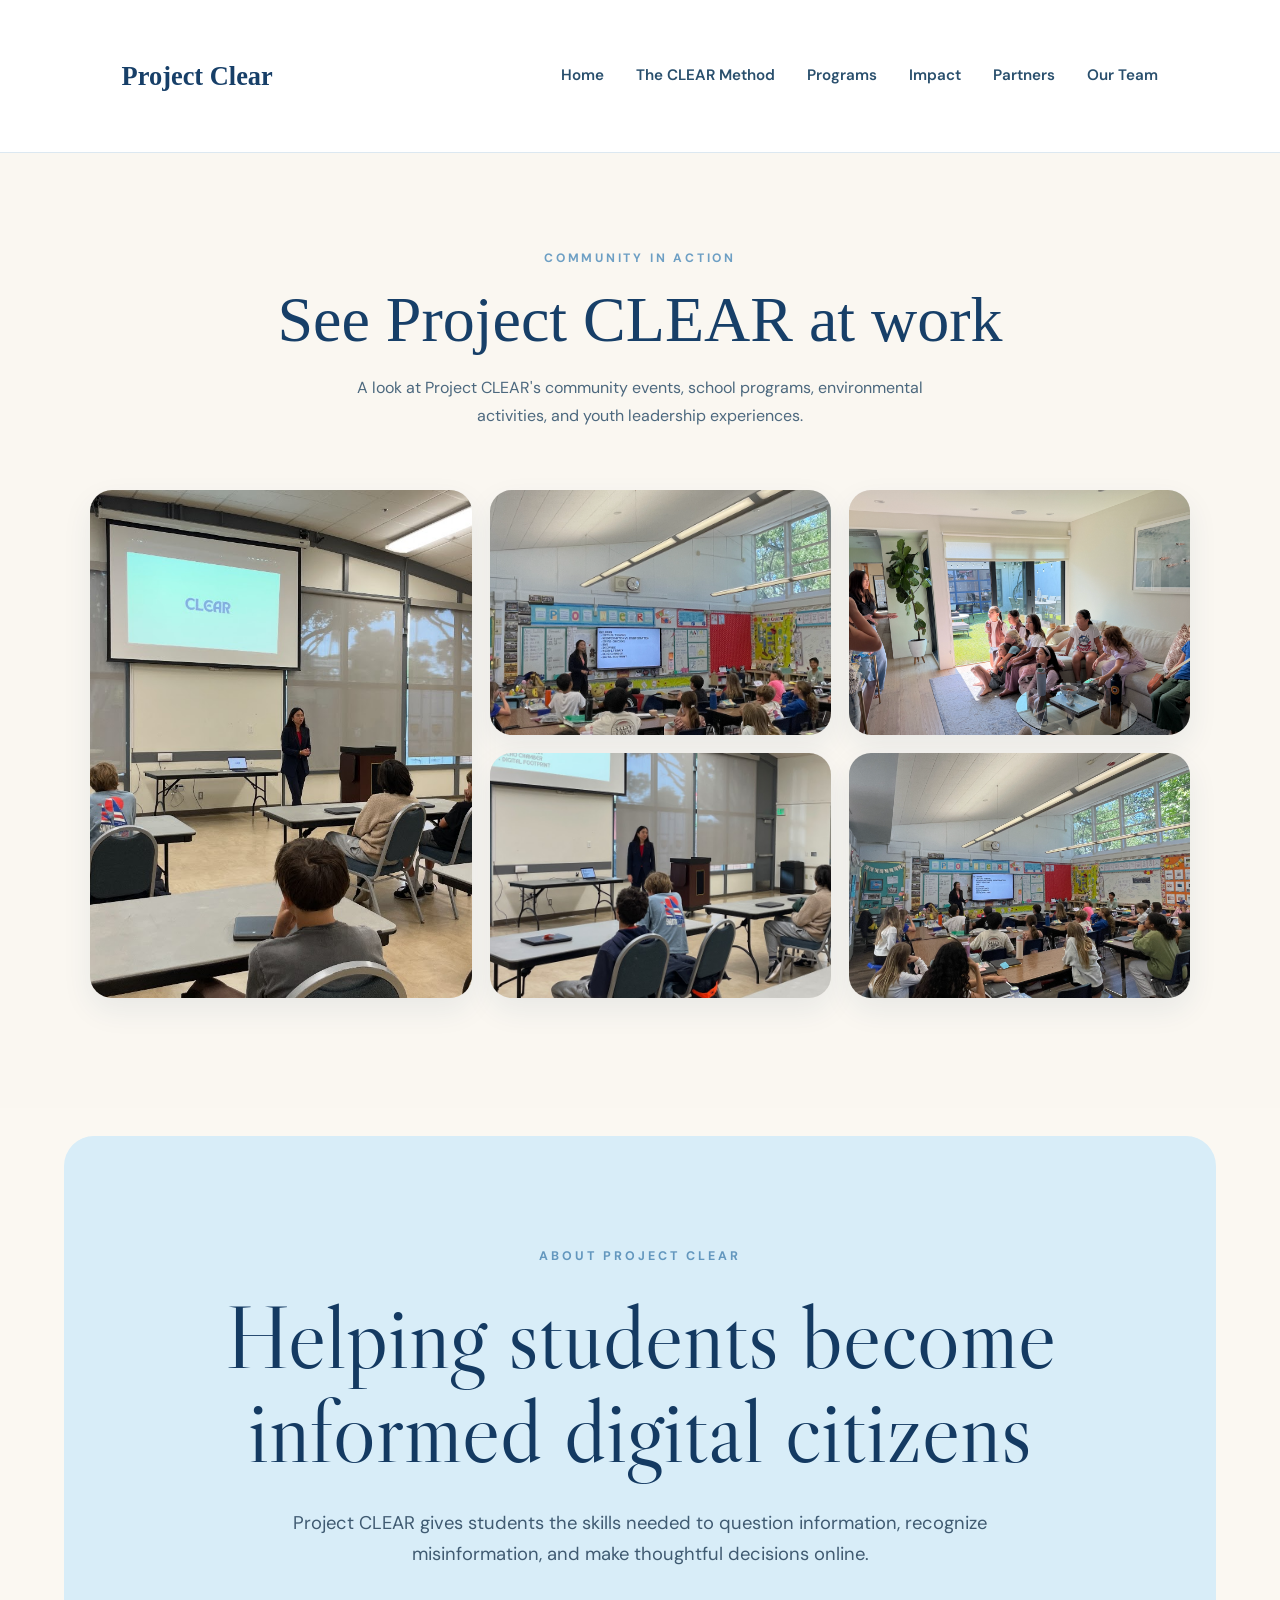
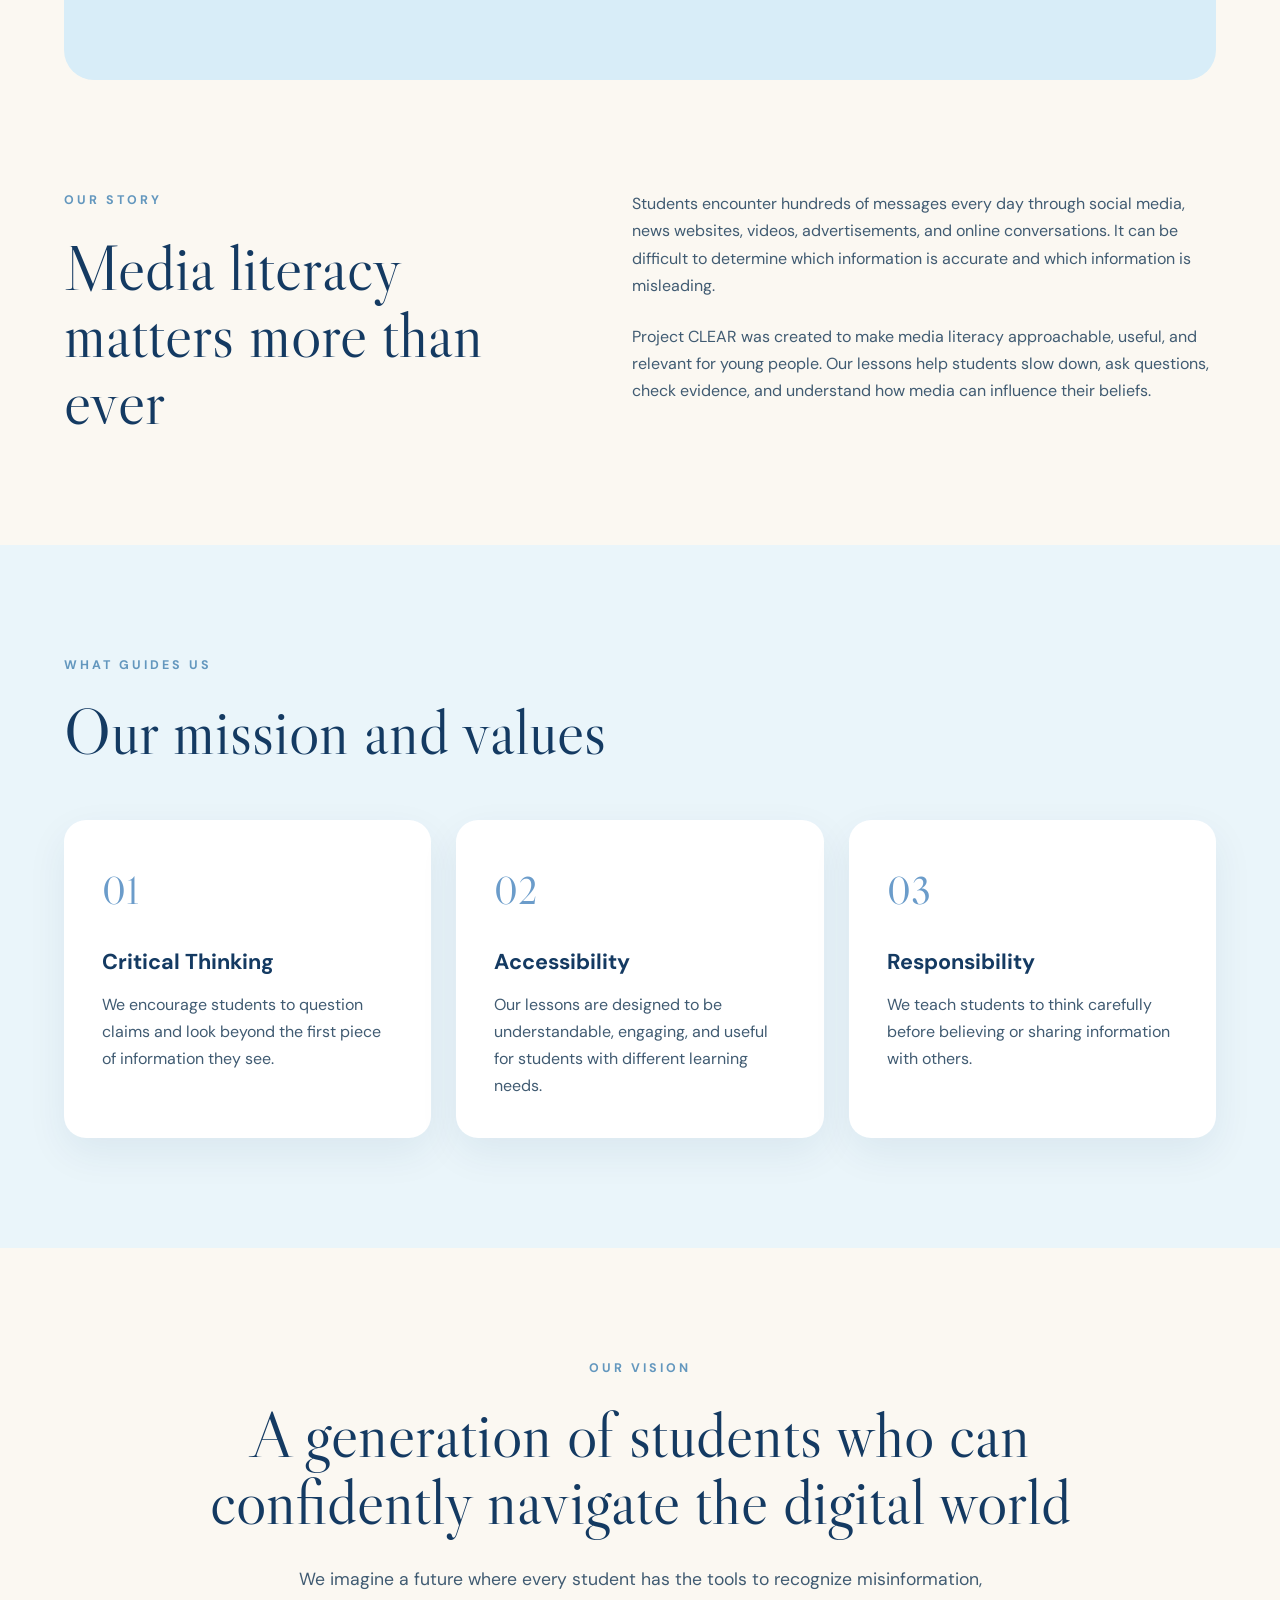
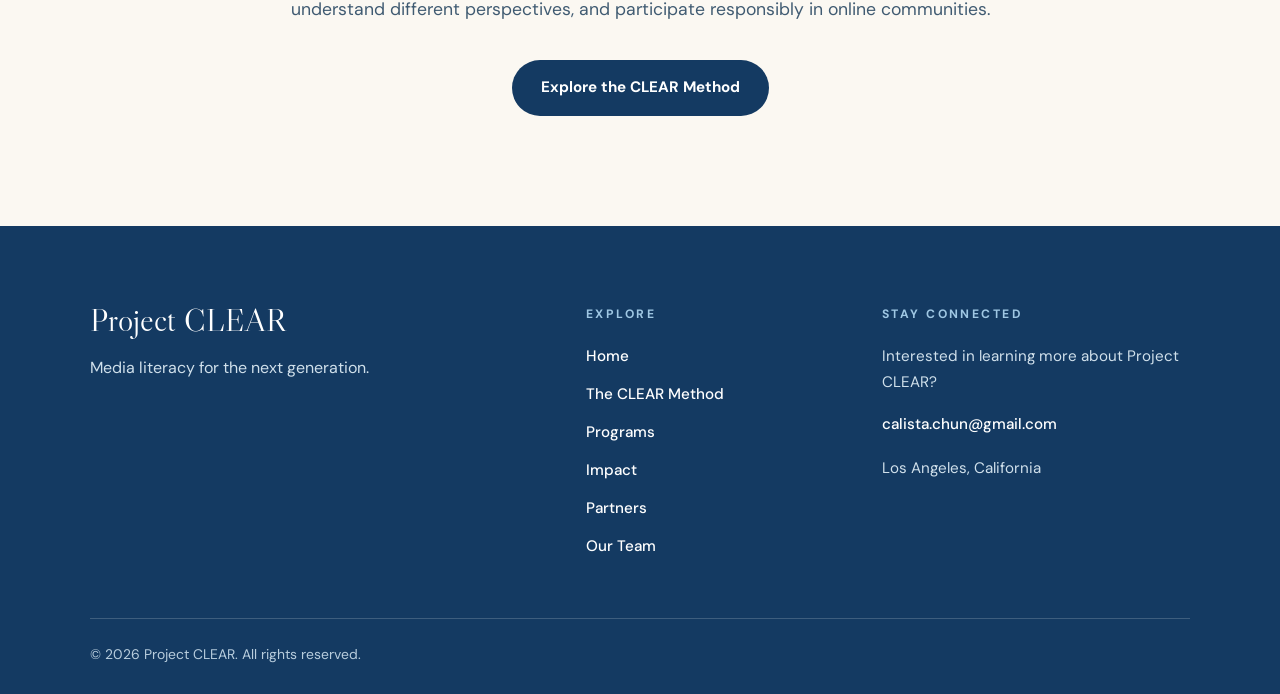
<file: index.html>
<!DOCTYPE html>
<html lang="en">
<head>
  <meta charset="UTF-8">
  <meta name="viewport" content="width=device-width, initial-scale=1.0">

  <title>About | Project CLEAR</title>

  <link rel="preconnect" href="https://fonts.googleapis.com">
  <link rel="preconnect" href="https://fonts.gstatic.com" crossorigin>

  <link
    href="https://fonts.googleapis.com/css2?family=DM+Sans:wght@400;500;600;700&family=Libre+Caslon+Display&display=swap"
    rel="stylesheet"
  >

 <link rel="stylesheet" href="style.css?v=2">
</head>

<body>

 <header class="site-header">
  <nav class="navbar">

    <a href="index.html" class="site-logo">
      Project Clear
    </a>

    <button
      class="menu-toggle"
      type="button"
      aria-label="Open navigation menu"
      aria-expanded="false"
      aria-controls="main-navigation"
    >
      <span></span>
      <span></span>
      <span></span>
    </button>

    <ul class="nav-links" id="main-navigation">
      <li><a href="index.html">Home</a></li>
      <li><a href="method.html">The CLEAR Method</a></li>
      <li><a href="programs.html">Programs</a></li>
      <li><a href="impact.html">Impact</a></li>
      <li><a href="partners.html">Partners</a></li>
      <li><a href="about.html">Our Team</a></li>
      </li>
    </ul>

  </nav>
</header>

  <main>
<section class="photo-shuffle-section">

  <div class="photo-shuffle-heading">
    <p class="section-label">COMMUNITY IN ACTION</p>

    <h2>See Project CLEAR at work</h2>

    <p>
      A look at Project CLEAR's community events, school programs,
      environmental activities, and youth leadership experiences.
    </p>
  </div>

  <div class="photo-shuffle-grid">

    <!-- Large left image -->
    <div class="shuffle-card shuffle-card-featured">

  <img
    class="shuffle-current"
    src="Images/manhattan1.png"
    alt="Project CLEAR event in Manhattan Beach"
  >

  <img
    class="shuffle-next"
    src="Images/manhattan2.png"
    alt=""
  >

</div>

    <!-- Top middle -->
    <div class="shuffle-card">
      <img
        class="shuffle-current"
        src="Images/pacific1.png"
        alt="Project CLEAR school program"
      >
      <img
        class="shuffle-next"
        src="Images/pacific2.png"
        alt=""
      >
    </div>

    <!-- Top right -->
    <div class="shuffle-card">
      <img
        class="shuffle-current"
        src="Images/troops1.png"
        alt="Project CLEAR Girl Scouts program"
      >
      <img
        class="shuffle-next"
        src="Images/troops2.png"
        alt=""
      >
    </div>

    <!-- Bottom middle -->
    <div class="shuffle-card">
      <img
        class="shuffle-current"
        src="Images/manhattan4.png"
        alt="Project CLEAR community event"
      >
      <img
        class="shuffle-next"
        src="Images/manhattan5.png"
        alt=""
      >
    </div>

    <!-- Bottom right -->
    <div class="shuffle-card">
      <img
        class="shuffle-current"
        src="Images/pacific3.png"
        alt="Project CLEAR student program"
      >
      <img
        class="shuffle-next"
        src="Images/pacific4.png"
        alt=""
      >
    </div>

  </div>

</section>
    <section class="page-hero">
      <p class="eyebrow">ABOUT PROJECT CLEAR</p>

      <h1>Helping students become informed digital citizens</h1>

      <p class="page-hero-text">
        Project CLEAR gives students the skills needed to question
        information, recognize misinformation, and make thoughtful
        decisions online.
      </p>
    </section>

    <section class="content-section two-column">

      <div>
        <p class="eyebrow">OUR STORY</p>

        <h2>Media literacy matters more than ever</h2>
      </div>

      <div>
        <p>
          Students encounter hundreds of messages every day through social
          media, news websites, videos, advertisements, and online
          conversations. It can be difficult to determine which information
          is accurate and which information is misleading.
        </p>

        <p>
          Project CLEAR was created to make media literacy approachable,
          useful, and relevant for young people. Our lessons help students
          slow down, ask questions, check evidence, and understand how media
          can influence their beliefs.
        </p>
      </div>

    </section>

    <section class="light-section">

      <div class="section-heading">
        <p class="eyebrow">WHAT GUIDES US</p>
        <h2>Our mission and values</h2>
      </div>

      <div class="card-grid three-columns">

        <article class="info-card">
          <span class="card-number">01</span>
          <h3>Critical Thinking</h3>
          <p>
            We encourage students to question claims and look beyond the
            first piece of information they see.
          </p>
        </article>

        <article class="info-card">
          <span class="card-number">02</span>
          <h3>Accessibility</h3>
          <p>
            Our lessons are designed to be understandable, engaging, and
            useful for students with different learning needs.
          </p>
        </article>

        <article class="info-card">
          <span class="card-number">03</span>
          <h3>Responsibility</h3>
          <p>
            We teach students to think carefully before believing or sharing
            information with others.
          </p>
        </article>

      </div>

    </section>

    <section class="content-section centered-section">

      <p class="eyebrow">OUR VISION</p>

      <h2>
        A generation of students who can confidently navigate the digital
        world
      </h2>

      <p class="large-paragraph">
        We imagine a future where every student has the tools to recognize
        misinformation, understand different perspectives, and participate
        responsibly in online communities.
      </p>

      <a href="method.html" class="primary-button">
        Explore the CLEAR Method
      </a>

    </section>

  </main>

  <footer class="site-footer">
  <div class="footer-main">

    <div class="footer-brand">
      <a href="index.html" class="footer-logo">
        Project CLEAR
      </a>

      <p>
        Media literacy for the next generation.
      </p>
    </div>

    <div class="footer-column">
      <p class="footer-heading">Explore</p>

      <nav class="footer-links" aria-label="Footer navigation">
        <a href="index.html">Home</a>
        <a href="method.html">The CLEAR Method</a>
        <a href="programs.html">Programs</a>
        <a href="impact.html">Impact</a>
        <a href="partners.html">Partners</a>
        <a href="about.html">Our Team</a>
      </nav>
    </div>

    <div class="footer-column footer-contact">
      <p class="footer-heading">Stay Connected</p>

      <p>
        Interested in learning more about Project CLEAR?
      </p>

      <a href="mailto:hello@projectclear.org">
        calista.chun@gmail.com
      </a>

      <p>Los Angeles, California</p>
    </div>

  </div>

  <div class="footer-bottom">
    <p>&copy; 2026 Project CLEAR. All rights reserved.</p>
  </div>
</footer>
<script>
  const menuToggle = document.querySelector(".menu-toggle");
  const navLinks = document.querySelector(".nav-links");

  if (menuToggle && navLinks) {
    menuToggle.addEventListener("click", function () {
      const menuIsOpen = navLinks.classList.toggle("open");

      menuToggle.classList.toggle("open", menuIsOpen);
      menuToggle.setAttribute("aria-expanded", menuIsOpen);
    });
  }
</script>
<script>
  const photoSets = [
  [
    "Images/manhattan1.png",
    "Images/manhattan2.png",
    "Images/manhattan3.png",
    "Images/manhattan4.png",
    "Images/manhattan5.png",
    "Images/manhattan6.png",
    "Images/manhattan7.png",
    "Images/manhattan8.png"
  ],
  [
    "Images/pacific1.png",
    "Images/pacific2.png",
    "Images/pacific3.png",
    "Images/pacific4.png"
  ],
  [
    "Images/troops1.png",
    "Images/troops2.png",
    "Images/troops3.png"
  ],
  [
    "Images/manhattan4.png",
    "Images/manhattan5.png",
    "Images/manhattan6.png",
    "Images/manhattan7.png",
    "Images/manhattan8.png"
  ],
  [
    "Images/pacific3.png",
    "Images/pacific4.png",
    "Images/troops1.png",
    "Images/troops2.png",
    "Images/troops3.png"
  ]
];

const shuffleCards = document.querySelectorAll(".shuffle-card");

let indexes = [0, 0, 0, 0, 0];
let activeCard = 0;

function shuffleOnePhoto() {
  const card = shuffleCards[activeCard];
  const set = photoSets[activeCard];

  if (!card || !set) return;

  const current = card.querySelector(".shuffle-current");
  const next = card.querySelector(".shuffle-next");

  const nextIndex =
    (indexes[activeCard] + 1) % set.length;

  next.src = set[nextIndex];

  card.classList.add("crossfade");

  setTimeout(() => {
    current.src = set[nextIndex];

    card.classList.remove("crossfade");

    indexes[activeCard] = nextIndex;

    activeCard =
      (activeCard + 1) % shuffleCards.length;
  }, 800);
}

setInterval(shuffleOnePhoto, 2600);
</script>
<!-- <script src="script.js"></script> -->
</body>
</html>
</file>
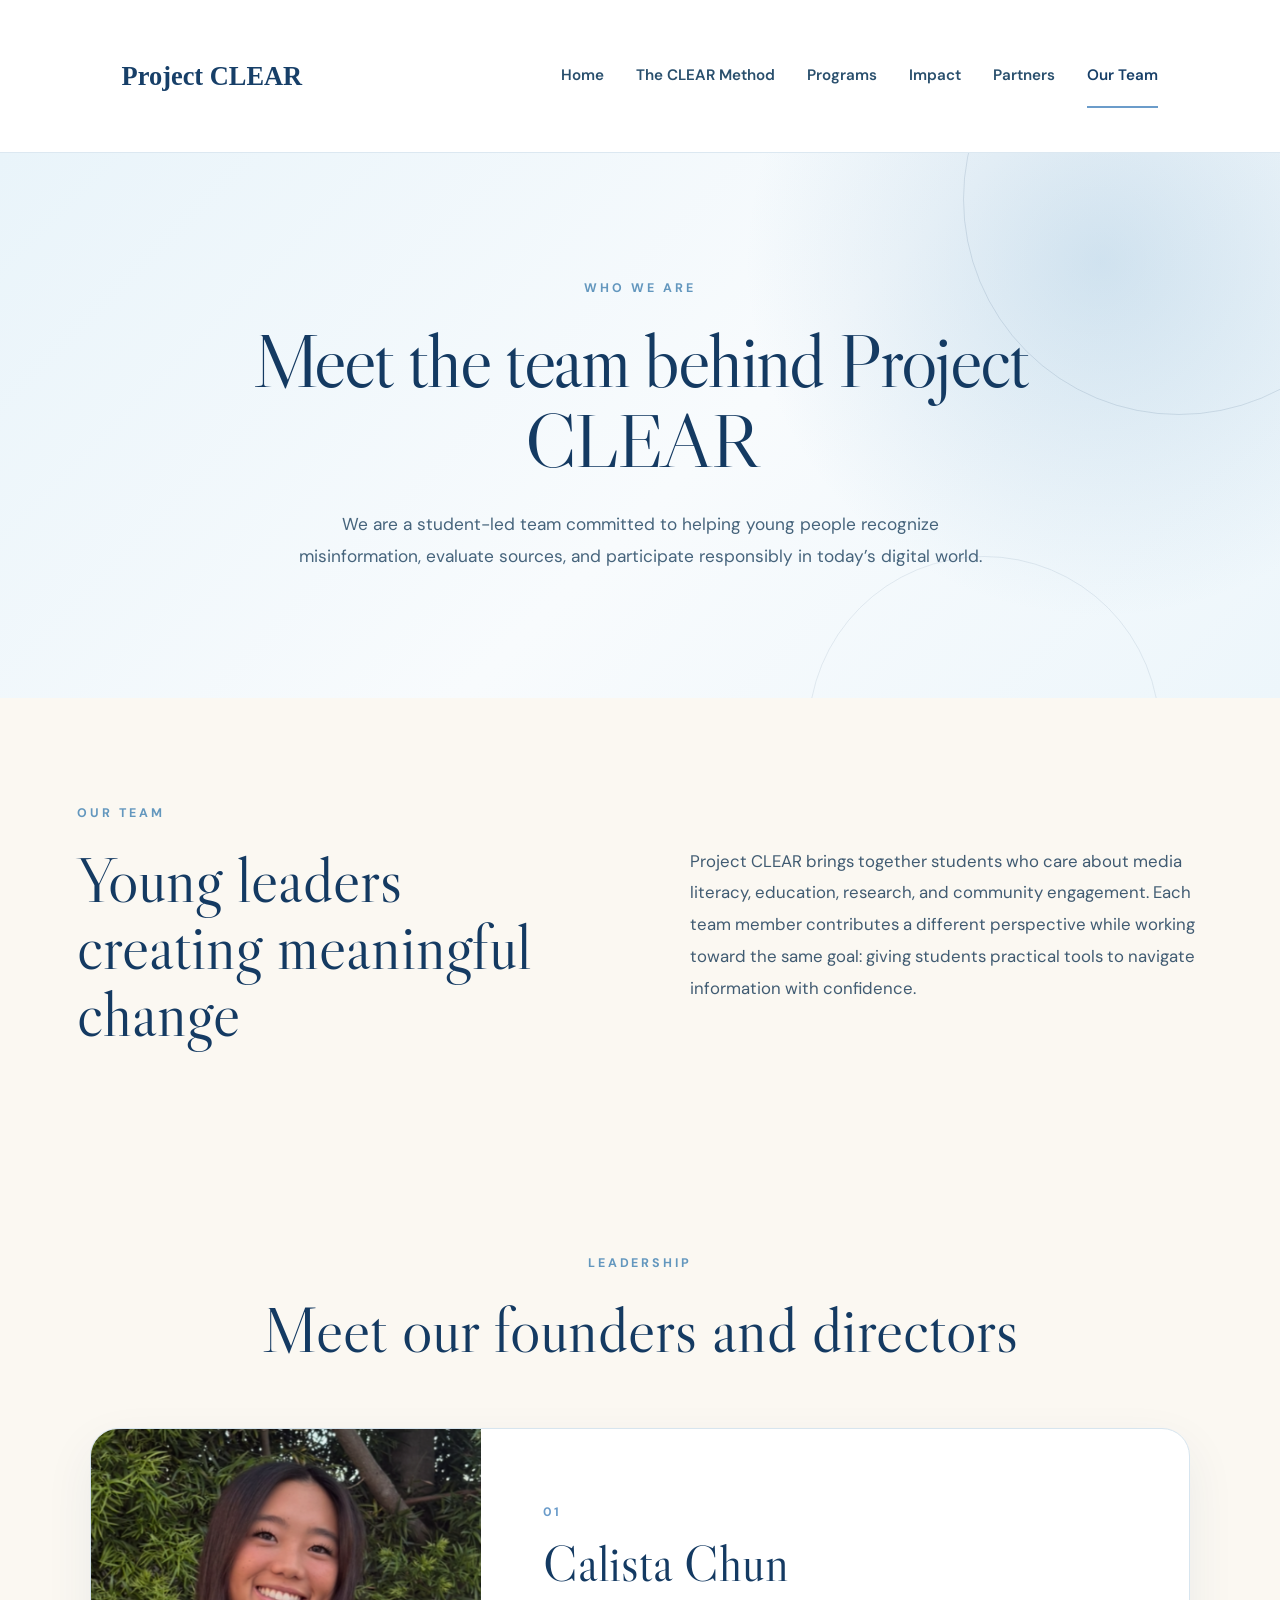
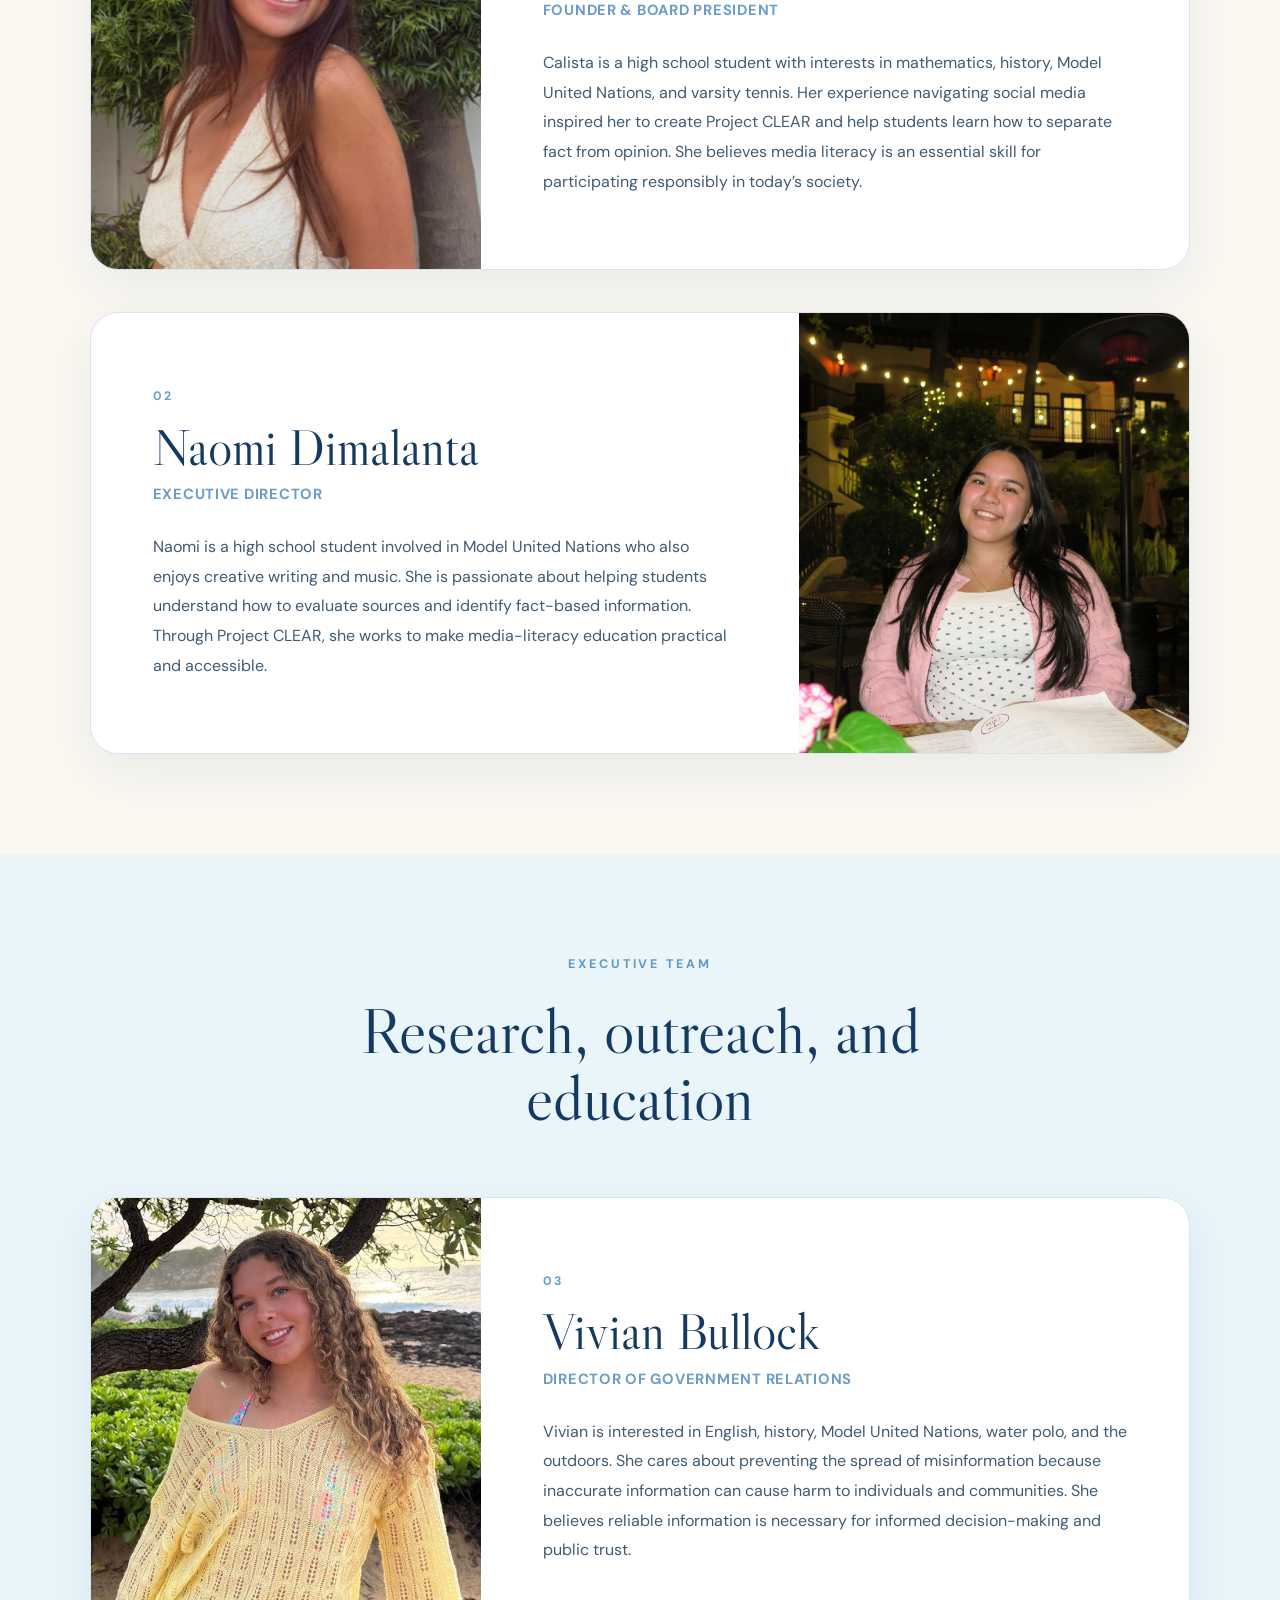
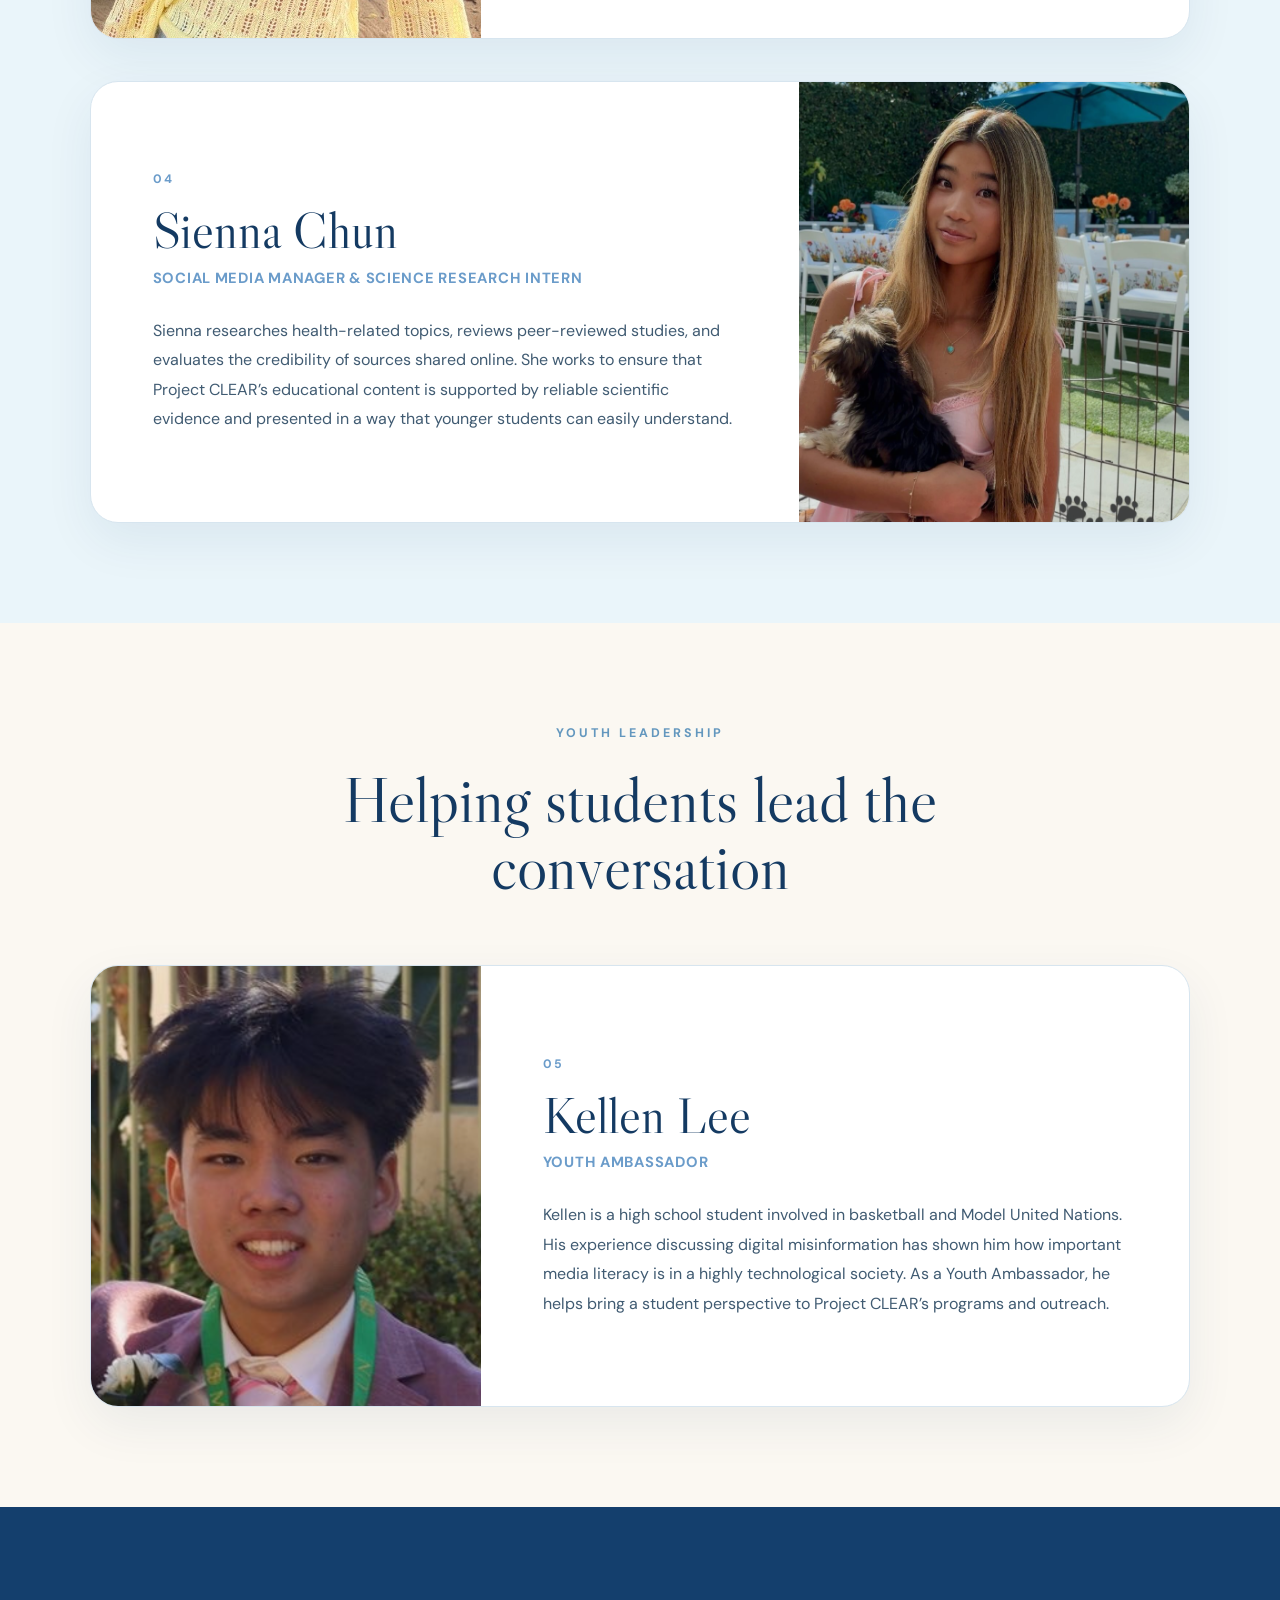
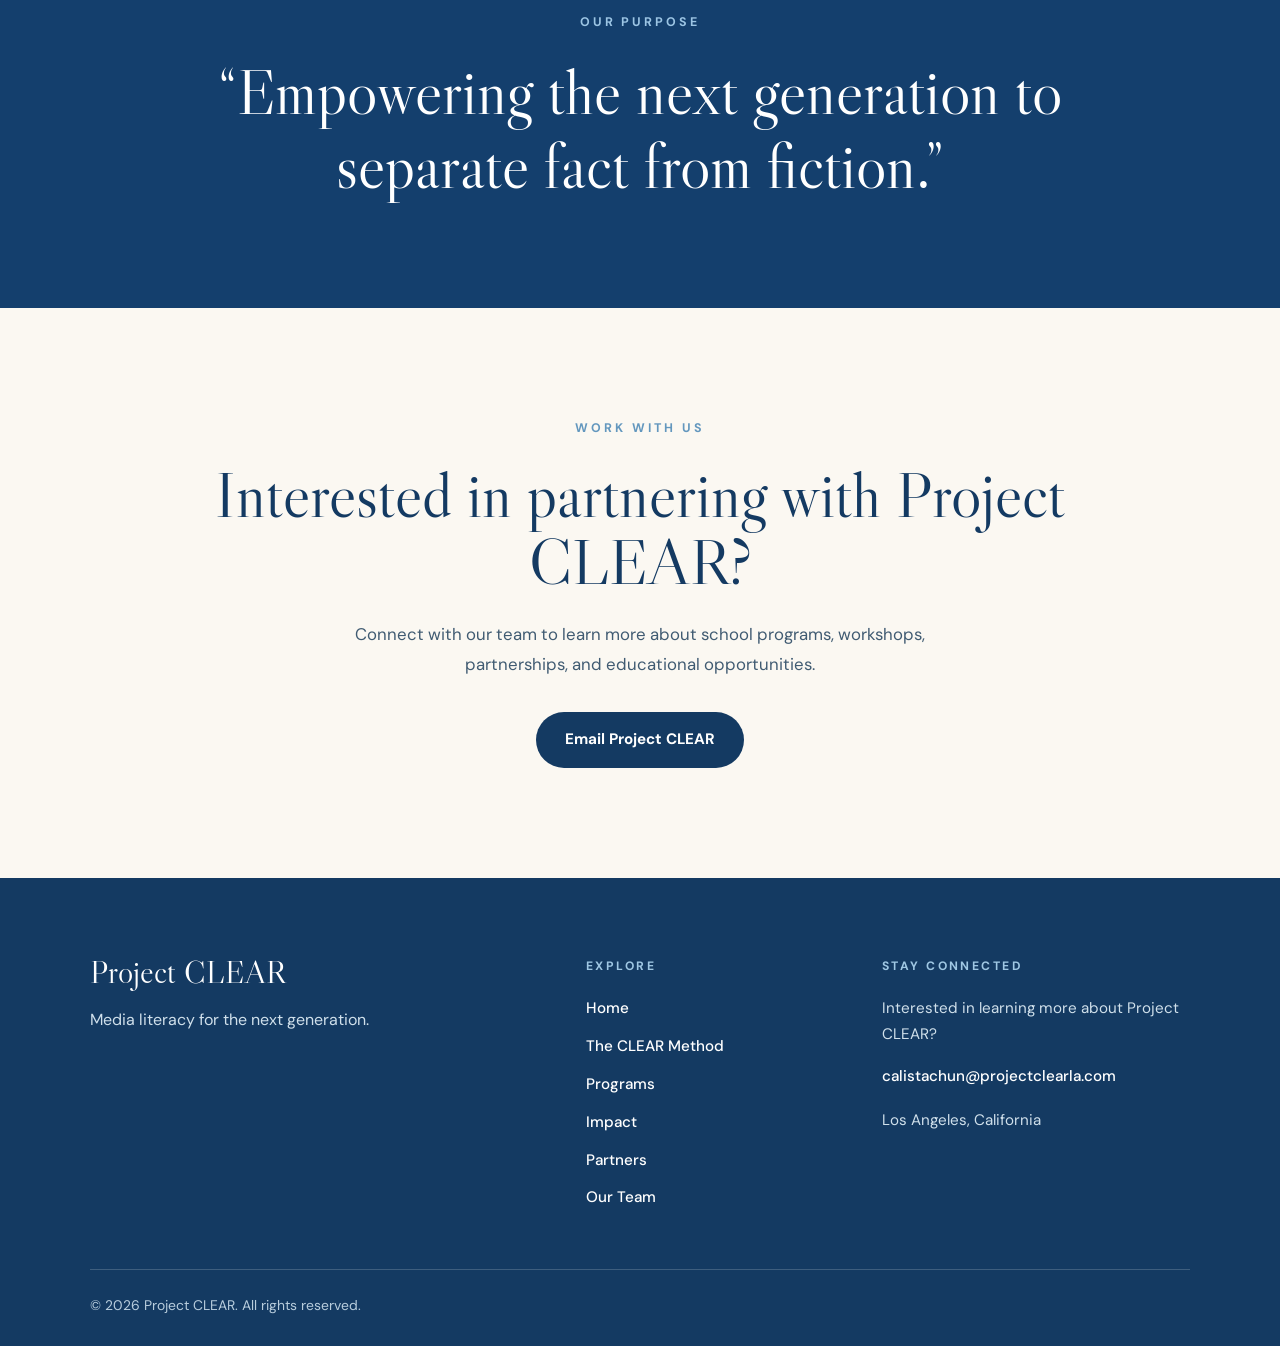
<file: about.html>
<!DOCTYPE html>
<html lang="en">
<head>
  <meta charset="UTF-8">

  <meta
    name="viewport"
    content="width=device-width, initial-scale=1.0"
  >

  <title>About Us | Project CLEAR</title>

  <link
    rel="preconnect"
    href="https://fonts.googleapis.com"
  >

  <link
    rel="preconnect"
    href="https://fonts.gstatic.com"
    crossorigin
  >

  <link
    href="https://fonts.googleapis.com/css2?family=DM+Sans:wght@400;500;600;700&family=Libre+Caslon+Display&display=swap"
    rel="stylesheet"
  >

  <link rel="stylesheet" href="style.css">
</head>

<body>

  <!-- Navigation -->
  <header class="site-header">
    <nav class="navbar">

      <a href="index.html" class="site-logo">
        Project CLEAR
      </a>

      <button
        class="menu-toggle"
        type="button"
        aria-label="Open navigation menu"
        aria-expanded="false"
        aria-controls="main-navigation"
      >
        <span></span>
        <span></span>
        <span></span>
      </button>

      <ul class="nav-links" id="main-navigation">
        <li>
          <a href="index.html">
            Home
          </a>
        </li>
        <li>
          <a href="method.html">
            The CLEAR Method
          </a>
        </li>

        <li>
          <a href="programs.html">
            Programs
          </a>
        </li>

        <li>
          <a href="impact.html">
            Impact
          </a>
        </li>

        <li>
          <a href="partners.html">
            Partners
          </a>
        </li>
         <li>
          <a href="about.html" class="active">
            Our Team
          </a>
        </li>
      </ul>

    </nav>
  </header>


  <main>

    <!-- Hero -->
    <section class="about-hero">

      <div class="about-hero-content">

        <p class="eyebrow">
          Who We Are
        </p>

        <h1>
          Meet the team behind Project CLEAR
        </h1>

        <p class="about-hero-text">
          We are a student-led team committed to helping young people
          recognize misinformation, evaluate sources, and participate
          responsibly in today’s digital world.
        </p>

      </div>

    </section>


    <!-- Mission Introduction -->
    <section class="about-intro">

      <div class="about-intro-heading">

        <p class="eyebrow">
          Our Team
        </p>

        <h2>
          Young leaders creating meaningful change
        </h2>

      </div>

      <div class="about-intro-copy">

        <p>
          Project CLEAR brings together students who care about media
          literacy, education, research, and community engagement.
          Each team member contributes a different perspective while
          working toward the same goal: giving students practical tools
          to navigate information with confidence.
        </p>

      </div>

    </section>


    <!-- Leadership -->
    <section class="team-section">

      <div class="team-section-heading">
        <p class="eyebrow">Leadership</p>
        <h2>Meet our founders and directors</h2>
      </div>


      <!-- Calista -->
      <article class="team-member">

        <div class="team-photo">
          <img
            src="Images/calista.png"
            alt="Calista Chun"
          >
        </div>

        <div class="team-member-content">

          <p class="team-number">01</p>

          <h3>Calista Chun</h3>

          <p class="team-role">
            Founder &amp; Board President
          </p>

          <p class="team-bio">
            Calista is a high school student with interests in mathematics,
            history, Model United Nations, and varsity tennis. Her experience
            navigating social media inspired her to create Project CLEAR and
            help students learn how to separate fact from opinion. She believes
            media literacy is an essential skill for participating responsibly
            in today’s society.
          </p>

        </div>

      </article>


      <!-- Naomi -->
      <article class="team-member team-member-reverse">

        <div class="team-photo">
          <img
            src="Images/naomi.png"
            alt="Naomi Dimalanta"
          >
        </div>

        <div class="team-member-content">

          <p class="team-number">02</p>

          <h3>Naomi Dimalanta</h3>

          <p class="team-role">
            Executive Director
          </p>

          <p class="team-bio">
            Naomi is a high school student involved in Model United Nations
            who also enjoys creative writing and music. She is passionate
            about helping students understand how to evaluate sources and
            identify fact-based information. Through Project CLEAR, she works
            to make media-literacy education practical and accessible.
          </p>

        </div>

      </article>

    </section>


    <!-- Executive Team -->
    <section class="team-section team-section-light">

      <div class="team-section-heading">
        <p class="eyebrow">Executive Team</p>
        <h2>Research, outreach, and education</h2>
      </div>


      <!-- Vivian -->
      <article class="team-member">

        <div class="team-photo">
          <img
            src="Images/vivian.png"
            alt="Vivian Bullock"
          >
        </div>

        <div class="team-member-content">

          <p class="team-number">03</p>

          <h3>Vivian Bullock</h3>

          <p class="team-role">
            Director of Government Relations
          </p>

          <p class="team-bio">
            Vivian is interested in English, history, Model United Nations,
            water polo, and the outdoors. She cares about preventing the spread
            of misinformation because inaccurate information can cause harm
            to individuals and communities. She believes reliable information
            is necessary for informed decision-making and public trust.
          </p>

        </div>

      </article>


      <!-- Sienna -->
      <article class="team-member team-member-reverse">

        <div class="team-photo">
          <img
            src="Images/sienna.png"
            alt="Sienna Chun"
          >
        </div>

        <div class="team-member-content">

          <p class="team-number">04</p>

          <h3>Sienna Chun</h3>

          <p class="team-role">
            Social Media Manager &amp; Science Research Intern
          </p>

          <p class="team-bio">
            Sienna researches health-related topics, reviews peer-reviewed
            studies, and evaluates the credibility of sources shared online.
            She works to ensure that Project CLEAR’s educational content is
            supported by reliable scientific evidence and presented in a way
            that younger students can easily understand.
          </p>

        </div>

      </article>

    </section>


    <!-- Youth Ambassador -->
    <section class="team-section">

      <div class="team-section-heading">
        <p class="eyebrow">Youth Leadership</p>
        <h2>Helping students lead the conversation</h2>
      </div>


      <!-- Kellen -->
      <article class="team-member">

        <div class="team-photo">
          <img
            src="Images/kellen.png"
            alt="Kellen Lee"
          >
        </div>

        <div class="team-member-content">

          <p class="team-number">05</p>

          <h3>Kellen Lee</h3>

          <p class="team-role">
            Youth Ambassador
          </p>

          <p class="team-bio">
            Kellen is a high school student involved in basketball and Model
            United Nations. His experience discussing digital misinformation
            has shown him how important media literacy is in a highly
            technological society. As a Youth Ambassador, he helps bring a
            student perspective to Project CLEAR’s programs and outreach.
          </p>

        </div>

      </article>

    </section>


    <!-- Team Quote -->
    <section class="team-quote">

      <p class="eyebrow light-eyebrow">
        Our Purpose
      </p>

      <blockquote>
        “Empowering the next generation to separate fact from fiction.”
      </blockquote>

    </section>


    <!-- Contact CTA -->
    <section class="about-contact">

      <div class="about-contact-content">

        <p class="eyebrow">
          Work With Us
        </p>

        <h2>
          Interested in partnering with Project CLEAR?
        </h2>

        <p>
          Connect with our team to learn more about school programs,
          workshops, partnerships, and educational opportunities.
        </p>

        <a
          href="mailto:calistachun@projectclearla.com"
          class="primary-button"
        >
          Email Project CLEAR
        </a>

      </div>

    </section>

  </main>


  <!-- Footer -->
  <footer class="site-footer">

    <div class="footer-main">

      <div class="footer-brand">

        <a href="index.html" class="footer-logo">
          Project CLEAR
        </a>

        <p>
          Media literacy for the next generation.
        </p>

      </div>

      <div class="footer-column">

        <p class="footer-heading">
          Explore
        </p>

        <nav class="footer-links" aria-label="Footer navigation">
           <a href="index.html">Home</a>
        <a href="method.html">The CLEAR Method</a>
        <a href="programs.html">Programs</a>
        <a href="impact.html">Impact</a>
        <a href="partners.html">Partners</a>
        <a href="about.html">Our Team</a>
          
        </nav>

      </div>

      <div class="footer-column footer-contact">

        <p class="footer-heading">
          Stay Connected
        </p>

        <p>
          Interested in learning more about Project CLEAR?
        </p>

        <a href="mailto:calistachun@projectclearla.com">
          calistachun@projectclearla.com
        </a>

        <p>
          Los Angeles, California
        </p>

      </div>

    </div>

    <div class="footer-bottom">
      <p>
        &copy; 2026 Project CLEAR. All rights reserved.
      </p>
    </div>

  </footer>


  <!-- Mobile navigation -->
  <script>
    const menuToggle = document.querySelector(".menu-toggle");
    const navLinks = document.querySelector(".nav-links");

    if (menuToggle && navLinks) {
      menuToggle.addEventListener("click", function () {
        const menuIsOpen = navLinks.classList.toggle("open");

        menuToggle.classList.toggle("open", menuIsOpen);
        menuToggle.setAttribute("aria-expanded", menuIsOpen);
      });
    }
  </script>

</body>
</html>
</file>
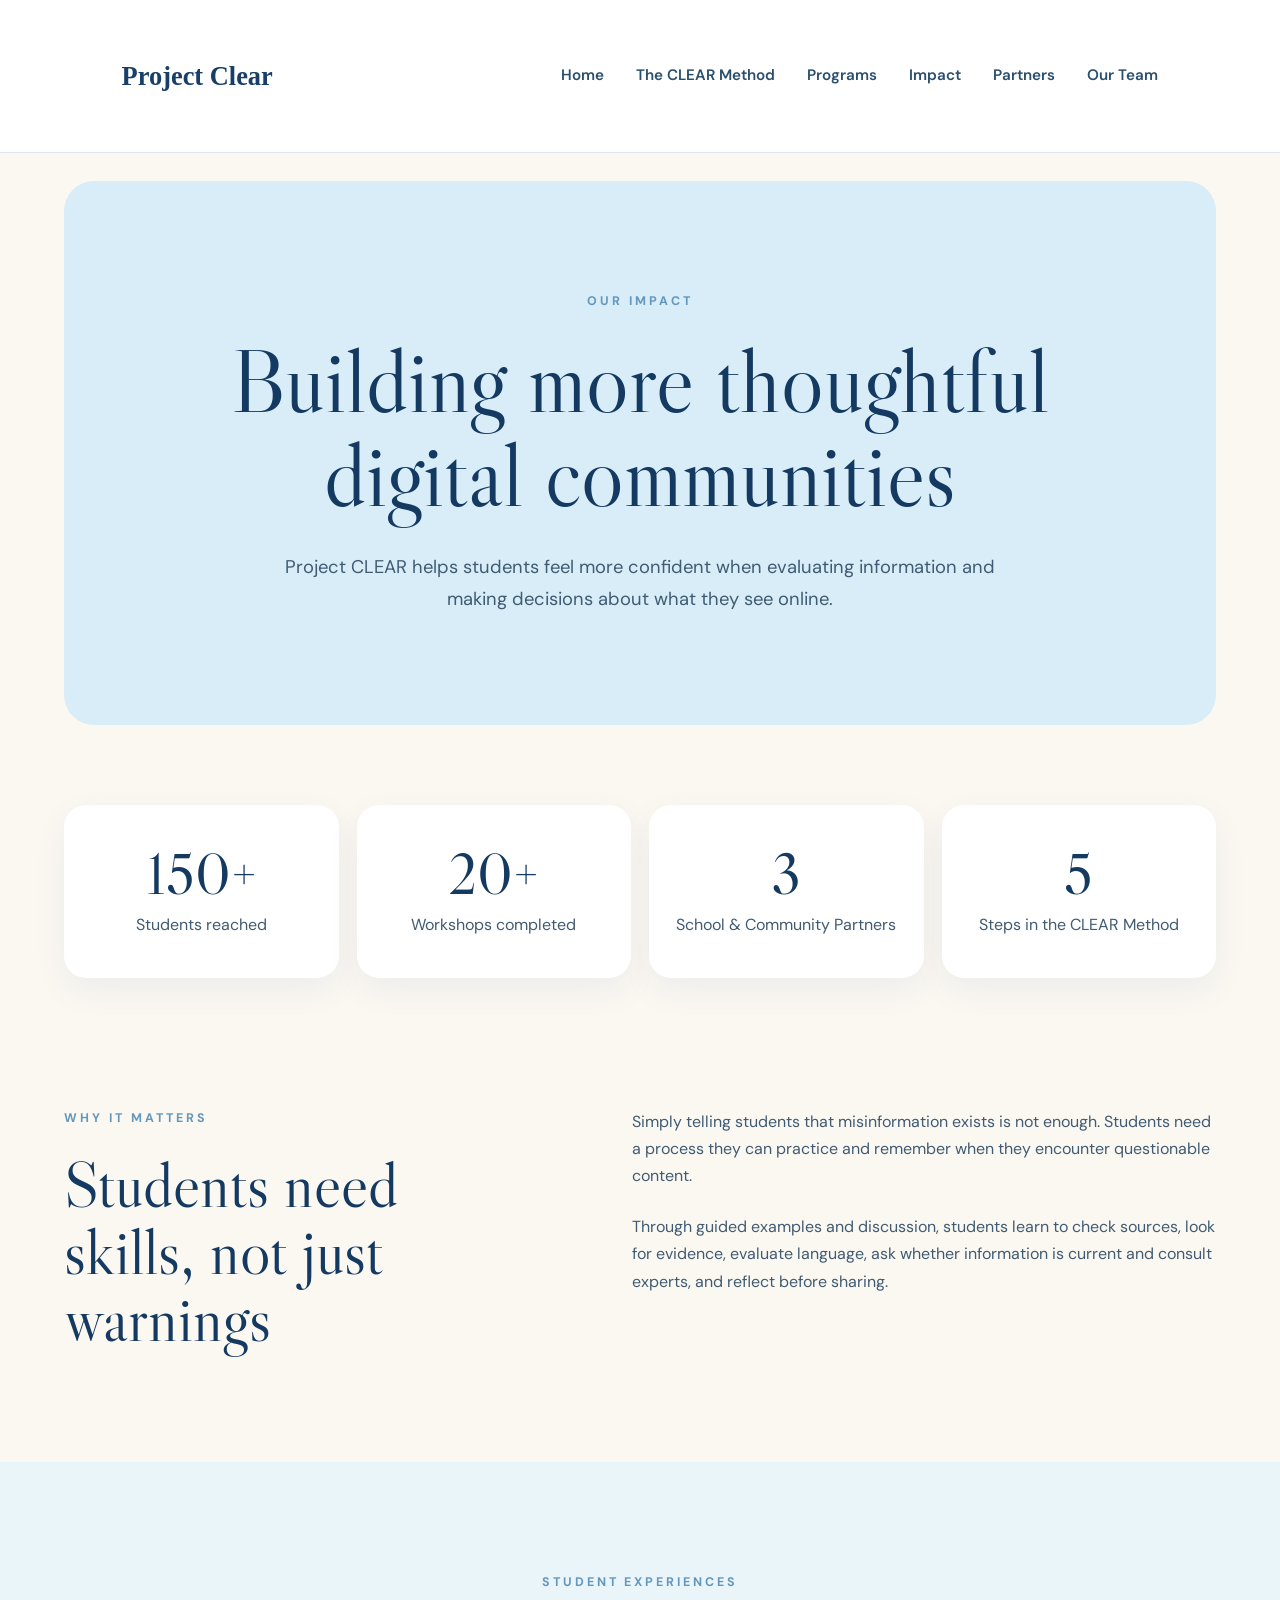
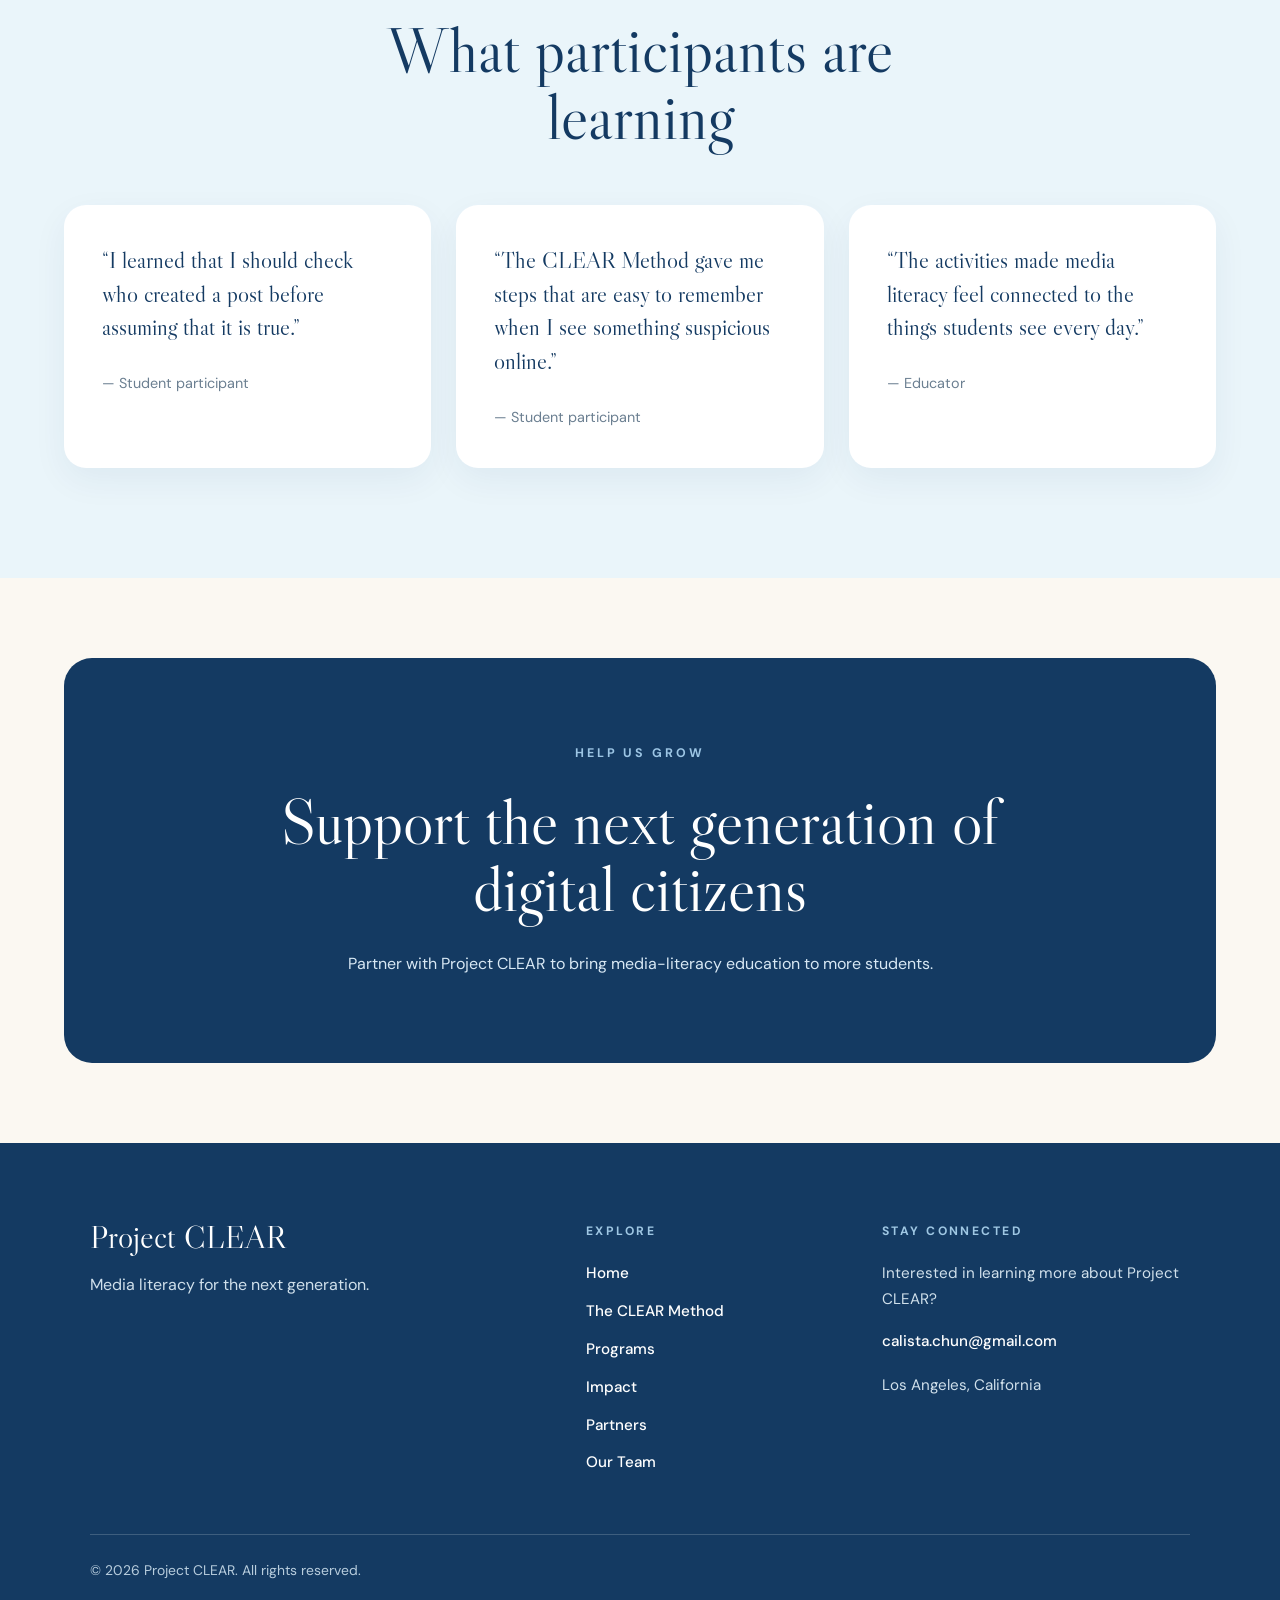
<file: impact.html>
<!DOCTYPE html>
<html lang="en">
<head>
  <meta charset="UTF-8">
  <meta name="viewport" content="width=device-width, initial-scale=1.0">

  <title>Impact | Project CLEAR</title>

  <link rel="preconnect" href="https://fonts.googleapis.com">
  <link rel="preconnect" href="https://fonts.gstatic.com" crossorigin>

  <link
    href="https://fonts.googleapis.com/css2?family=DM+Sans:wght@400;500;600;700&family=Libre+Caslon+Display&display=swap"
    rel="stylesheet"
  >

  <link rel="stylesheet" href="style.css">
</head>

<body>

<header class="site-header">
  <nav class="navbar">

    <a href="index.html" class="site-logo">
      Project Clear
    </a>

    <button
      class="menu-toggle"
      type="button"
      aria-label="Open navigation menu"
      aria-expanded="false"
      aria-controls="main-navigation"
    >
      <span></span>
      <span></span>
      <span></span>
    </button>

    <ul class="nav-links" id="main-navigation">
      <li><a href="index.html">Home</a></li>
     <li><a href="method.html">The CLEAR Method</a></li>
      <li><a href="programs.html">Programs</a></li>
      <li><a href="impact.html">Impact</a></li>
      <li><a href="partners.html">Partners</a></li>
      <li><a href="about.html">Our Team</a></li>
      </li>
    </ul>

  </nav>
</header>
  <main>

    <section class="page-hero">
      <p class="eyebrow">OUR IMPACT</p>

      <h1>Building more thoughtful digital communities</h1>

      <p class="page-hero-text">
        Project CLEAR helps students feel more confident when evaluating
        information and making decisions about what they see online.
      </p>
    </section>

    <section class="stats-section">

      <article class="stat-card">
        <span class="stat-number">150+</span>
        <p>Students reached</p>
      </article>

      <article class="stat-card">
        <span class="stat-number">20+</span>
        <p>Workshops completed</p>
      </article>

   <article class="stat-card">
  <span class="stat-number">3</span>
  <p>School & Community Partners</p>
</article>

      <article class="stat-card">
        <span class="stat-number">5</span>
        <p>Steps in the CLEAR Method</p>
      </article>

    </section>

    <section class="content-section two-column">

      <div>
        <p class="eyebrow">WHY IT MATTERS</p>
        <h2>Students need skills, not just warnings</h2>
      </div>

      <div>
        <p>
          Simply telling students that misinformation exists is not enough.
          Students need a process they can practice and remember when they
          encounter questionable content.
        </p>

      <p>
  Through guided examples and discussion, students learn to check sources,
  look for evidence, evaluate language, ask whether information is current
  and consult experts, and reflect before sharing.
</p>
      </div>

    </section>

    <section class="light-section">

      <div class="section-heading centered-heading">
        <p class="eyebrow">STUDENT EXPERIENCES</p>
        <h2>What participants are learning</h2>
      </div>

      <div class="testimonial-grid">

        <blockquote class="testimonial-card">
          <p>
            “I learned that I should check who created a post before assuming
            that it is true.”
          </p>

          <cite>— Student participant</cite>
        </blockquote>

        <blockquote class="testimonial-card">
          <p>
            “The CLEAR Method gave me steps that are easy to remember when I
            see something suspicious online.”
          </p>

          <cite>— Student participant</cite>
        </blockquote>

        <blockquote class="testimonial-card">
          <p>
            “The activities made media literacy feel connected to the things
            students see every day.”
          </p>

          <cite>— Educator</cite>
        </blockquote>

      </div>

    </section>

<section class="dark-callout">
    <div class="callout-content">

        <p class="eyebrow light-eyebrow">HELP US GROW</p>

        <h2>Support the next generation of digital citizens</h2>

        <p>
            Partner with Project CLEAR to bring media-literacy education to
            more students.
        </p>

    </div>
</section>

  </main>

<footer class="site-footer">
  <div class="footer-main">

    <div class="footer-brand">
      <a href="index.html" class="footer-logo">
        Project CLEAR
      </a>

      <p>
        Media literacy for the next generation.
      </p>
    </div>

    <div class="footer-column">
      <p class="footer-heading">Explore</p>

      <nav class="footer-links" aria-label="Footer navigation">
        <a href="index.html">Home</a>
        <a href="method.html">The CLEAR Method</a>
        <a href="programs.html">Programs</a>
        <a href="impact.html">Impact</a>
        <a href="partners.html">Partners</a>
        <a href="about.html">Our Team</a>
      </nav>
    </div>

    <div class="footer-column footer-contact">
      <p class="footer-heading">Stay Connected</p>

      <p>
        Interested in learning more about Project CLEAR?
      </p>

      <a href="mailto:hello@projectclear.org">
        calista.chun@gmail.com
      </a>

      <p>Los Angeles, California</p>
    </div>

  </div>

  <div class="footer-bottom">
    <p>&copy; 2026 Project CLEAR. All rights reserved.</p>
  </div>
</footer>
<script>
  const menuToggle = document.querySelector(".menu-toggle");
  const navLinks = document.querySelector(".nav-links");

  if (menuToggle && navLinks) {
    menuToggle.addEventListener("click", function () {
      const menuIsOpen = navLinks.classList.toggle("open");

      menuToggle.classList.toggle("open", menuIsOpen);
      menuToggle.setAttribute("aria-expanded", menuIsOpen);
    });
  }
</script>
</body>
</html>
</file>
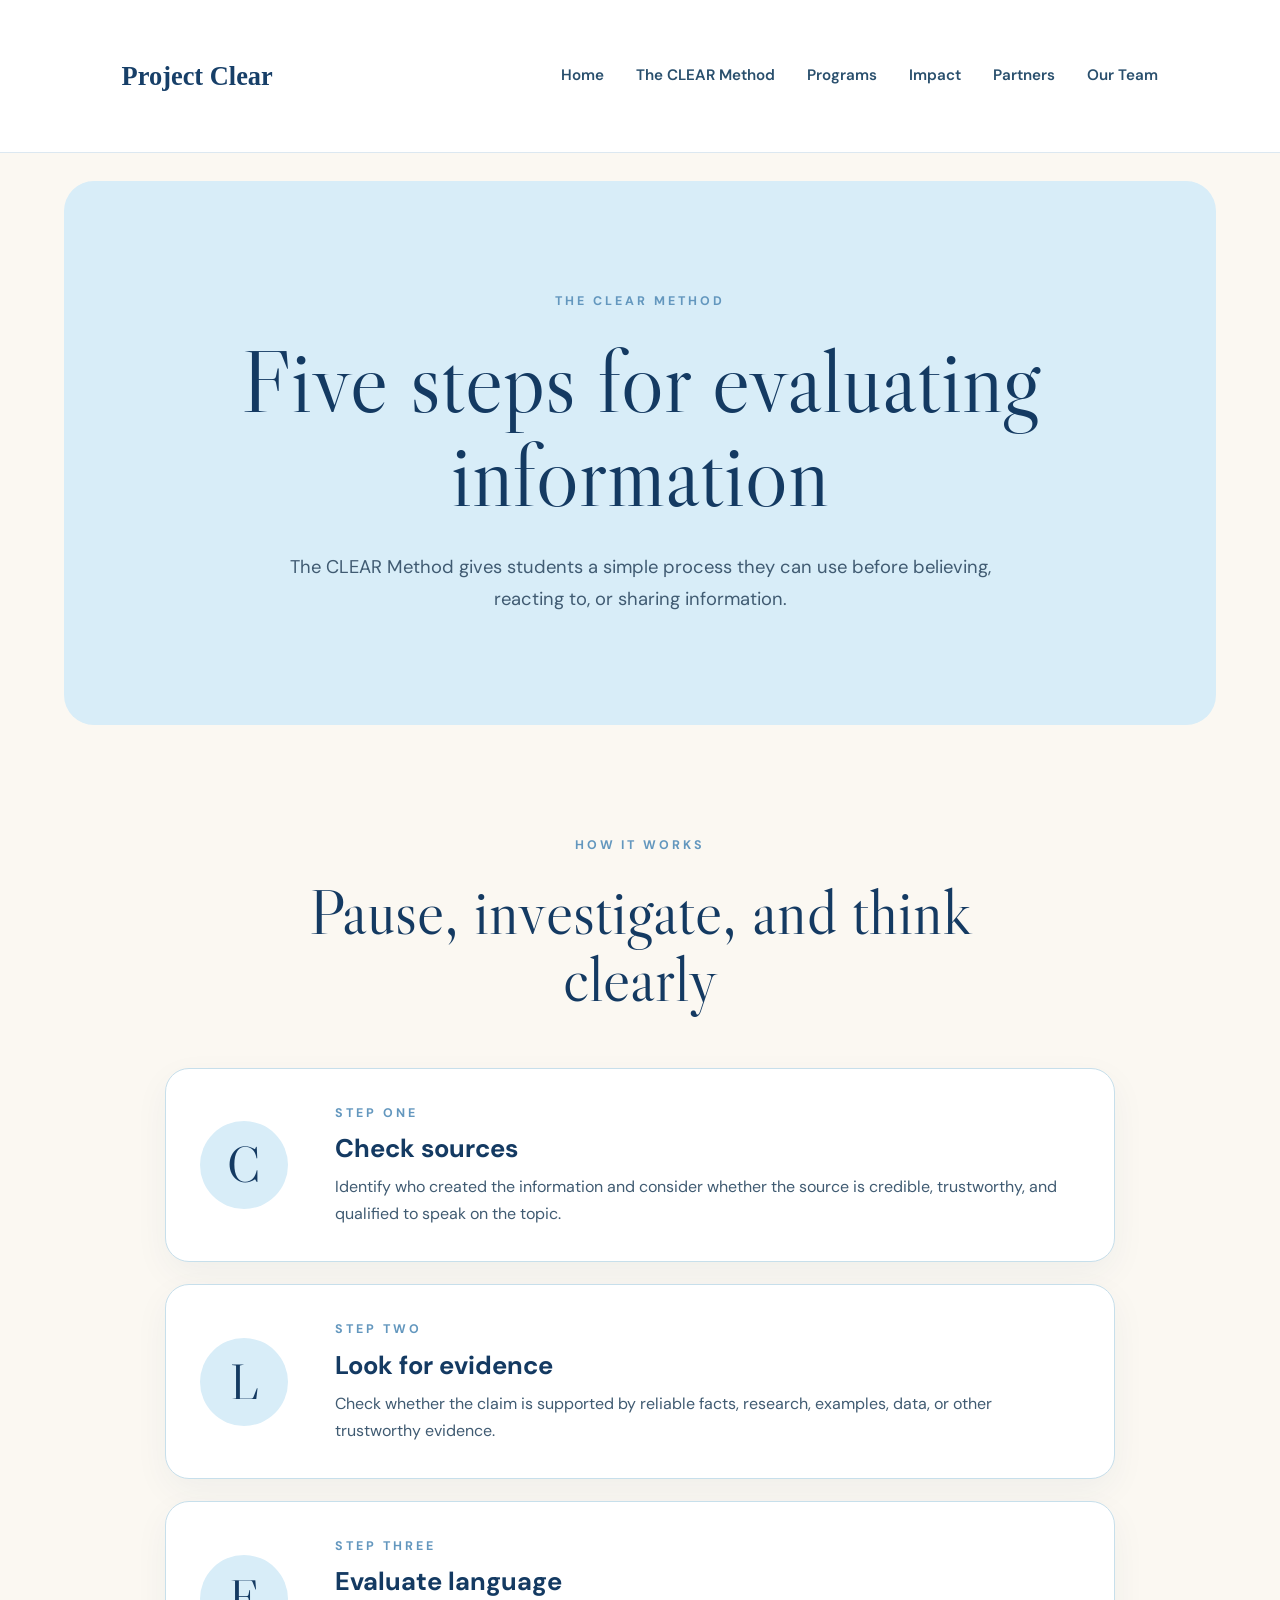
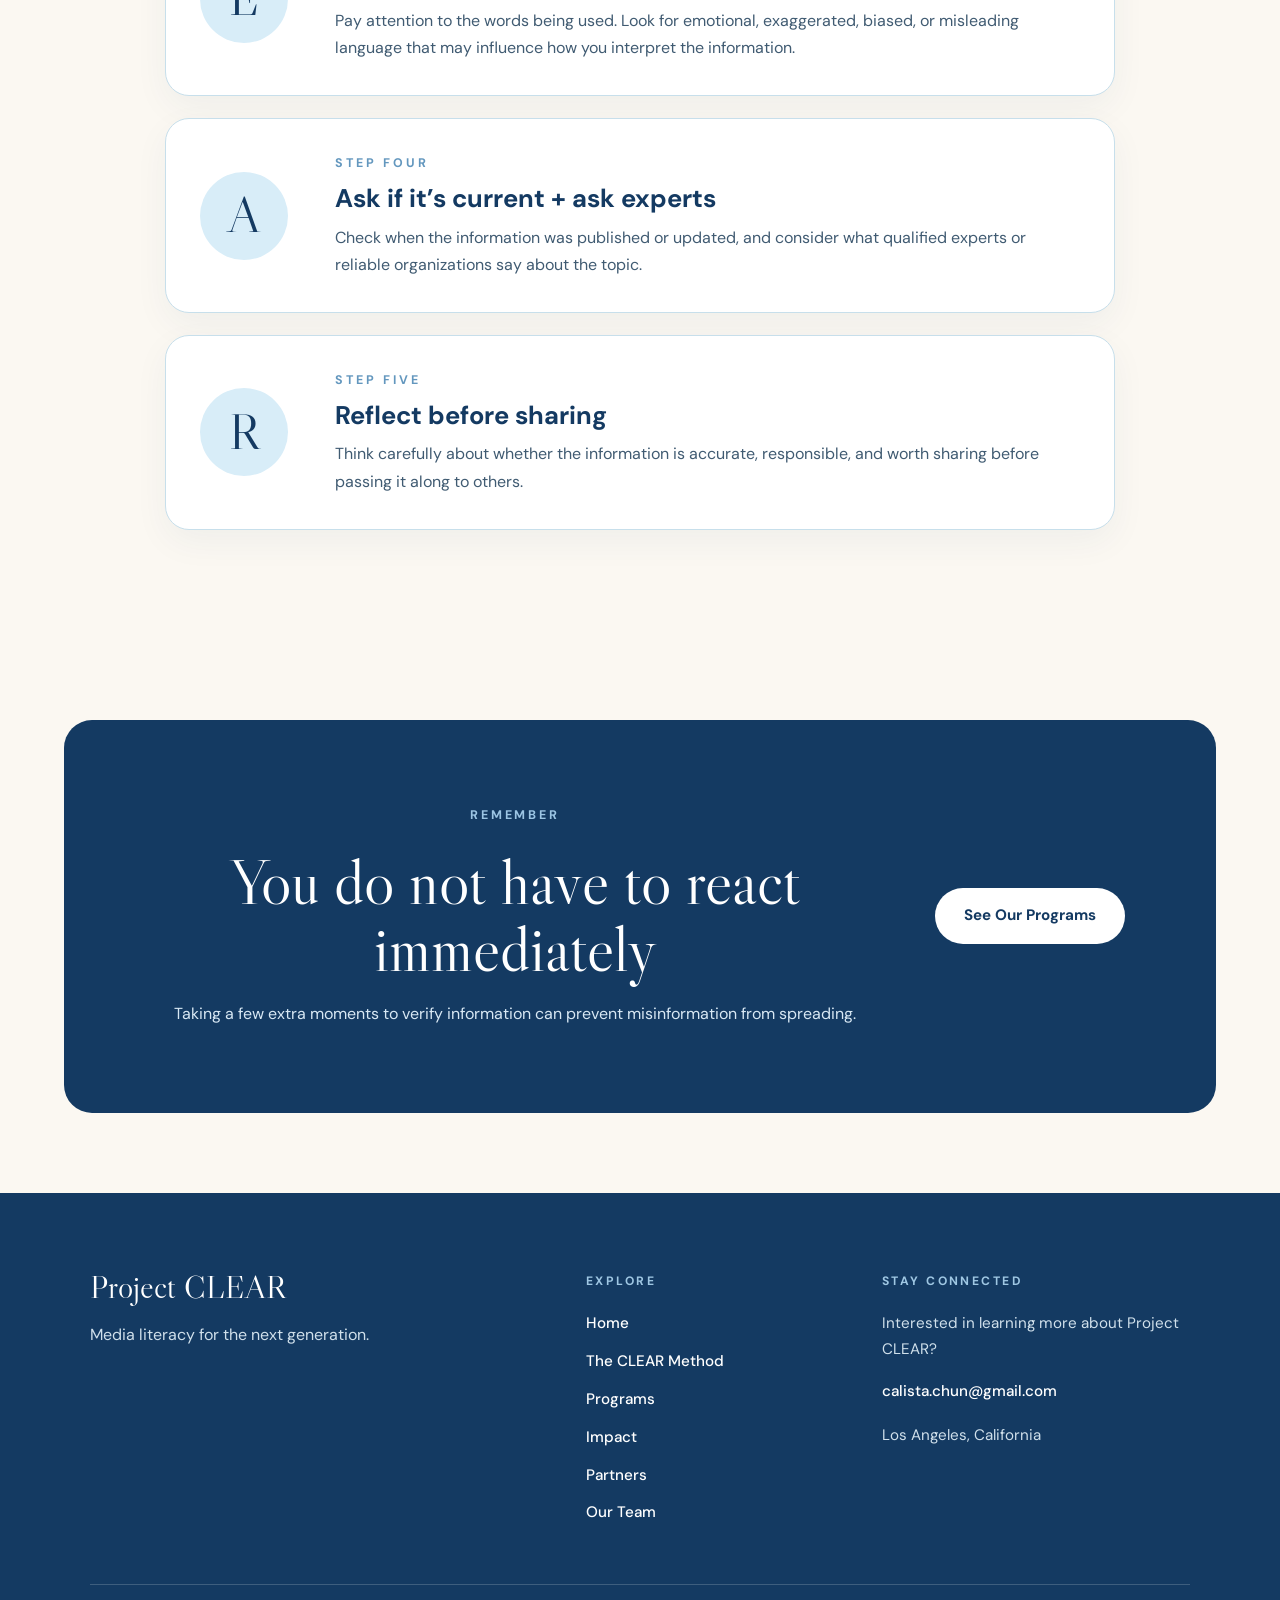
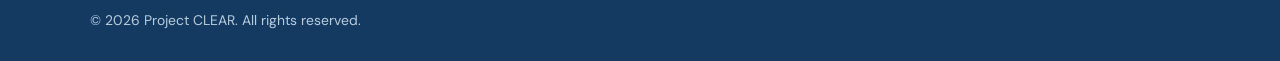
<file: method.html>
<!DOCTYPE html>
<html lang="en">
<head>
  <meta charset="UTF-8">
  <meta name="viewport" content="width=device-width, initial-scale=1.0">

  <title>The CLEAR Method | Project CLEAR</title>

  <link rel="preconnect" href="https://fonts.googleapis.com">
  <link rel="preconnect" href="https://fonts.gstatic.com" crossorigin>

  <link
    href="https://fonts.googleapis.com/css2?family=DM+Sans:wght@400;500;600;700&family=Libre+Caslon+Display&display=swap"
    rel="stylesheet"
  >

  <link rel="stylesheet" href="style.css">
</head>

<body>

<header class="site-header">
  <nav class="navbar">

    <a href="index.html" class="site-logo">
      Project Clear
    </a>

    <button
      class="menu-toggle"
      type="button"
      aria-label="Open navigation menu"
      aria-expanded="false"
      aria-controls="main-navigation"
    >
      <span></span>
      <span></span>
      <span></span>
    </button>

    <ul class="nav-links" id="main-navigation">
      <li><a href="index.html">Home</a></li>
      <li><a href="method.html">The CLEAR Method</a></li>
      <li><a href="programs.html">Programs</a></li>
      <li><a href="impact.html">Impact</a></li>
      <li><a href="partners.html">Partners</a></li>
      <li><a href="about.html">Our Team</a></li>
      </li>

    </ul>

  </nav>
</header>
  <main>

    <section class="page-hero">
      <p class="eyebrow">THE CLEAR METHOD</p>

      <h1>Five steps for evaluating information</h1>

      <p class="page-hero-text">
        The CLEAR Method gives students a simple process they can use before
        believing, reacting to, or sharing information.
      </p>
    </section>

    <section class="content-section">

      <div class="section-heading centered-heading">
        <p class="eyebrow">HOW IT WORKS</p>
        <h2>Pause, investigate, and think clearly</h2>
      </div>

     <div class="method-list">

  <article class="method-card">
    <div class="method-letter">C</div>

    <div>
      <p class="eyebrow">STEP ONE</p>
      <h3>Check sources</h3>
      <p>
        Identify who created the information and consider whether the source
        is credible, trustworthy, and qualified to speak on the topic.
      </p>
    </div>
  </article>

  <article class="method-card">
    <div class="method-letter">L</div>

    <div>
      <p class="eyebrow">STEP TWO</p>
      <h3>Look for evidence</h3>
      <p>
        Check whether the claim is supported by reliable facts, research,
        examples, data, or other trustworthy evidence.
      </p>
    </div>
  </article>

  <article class="method-card">
    <div class="method-letter">E</div>

    <div>
      <p class="eyebrow">STEP THREE</p>
      <h3>Evaluate language</h3>
      <p>
        Pay attention to the words being used. Look for emotional,
        exaggerated, biased, or misleading language that may influence
        how you interpret the information.
      </p>
    </div>
  </article>

  <article class="method-card">
    <div class="method-letter">A</div>

    <div>
      <p class="eyebrow">STEP FOUR</p>
      <h3>Ask if it’s current + ask experts</h3>
      <p>
        Check when the information was published or updated, and consider
        what qualified experts or reliable organizations say about the topic.
      </p>
    </div>
  </article>

  <article class="method-card">
    <div class="method-letter">R</div>

    <div>
      <p class="eyebrow">STEP FIVE</p>
      <h3>Reflect before sharing</h3>
      <p>
        Think carefully about whether the information is accurate,
        responsible, and worth sharing before passing it along to others.
      </p>
    </div>
  </article>

</div>

    </section>

    <section class="dark-callout">

      <div>
        <p class="eyebrow light-eyebrow">REMEMBER</p>

        <h2>You do not have to react immediately</h2>

        <p>
          Taking a few extra moments to verify information can prevent
          misinformation from spreading.
        </p>
      </div>

      <a href="programs.html" class="light-button">
        See Our Programs
      </a>

    </section>

  </main>

<footer class="site-footer">
  <div class="footer-main">

    <div class="footer-brand">
      <a href="index.html" class="footer-logo">
        Project CLEAR
      </a>

      <p>
        Media literacy for the next generation.
      </p>
    </div>

    <div class="footer-column">
      <p class="footer-heading">Explore</p>

      <nav class="footer-links" aria-label="Footer navigation">
        <a href="index.html">Home</a>
        <a href="method.html">The CLEAR Method</a>
        <a href="programs.html">Programs</a>
        <a href="impact.html">Impact</a>
        <a href="partners.html">Partners</a>
        <a href="about.html">Our Team</a>
      </nav>
    </div>

    <div class="footer-column footer-contact">
      <p class="footer-heading">Stay Connected</p>

      <p>
        Interested in learning more about Project CLEAR?
      </p>

      <a href="mailto:hello@projectclear.org">
        calista.chun@gmail.com
      </a>

      <p>Los Angeles, California</p>
    </div>

  </div>

  <div class="footer-bottom">
    <p>&copy; 2026 Project CLEAR. All rights reserved.</p>
  </div>
</footer>
<script>
  const menuToggle = document.querySelector(".menu-toggle");
  const navLinks = document.querySelector(".nav-links");

  if (menuToggle && navLinks) {
    menuToggle.addEventListener("click", function () {
      const menuIsOpen = navLinks.classList.toggle("open");

      menuToggle.classList.toggle("open", menuIsOpen);
      menuToggle.setAttribute("aria-expanded", menuIsOpen);
    });
  }
</script>
</body>
</html>
</file>
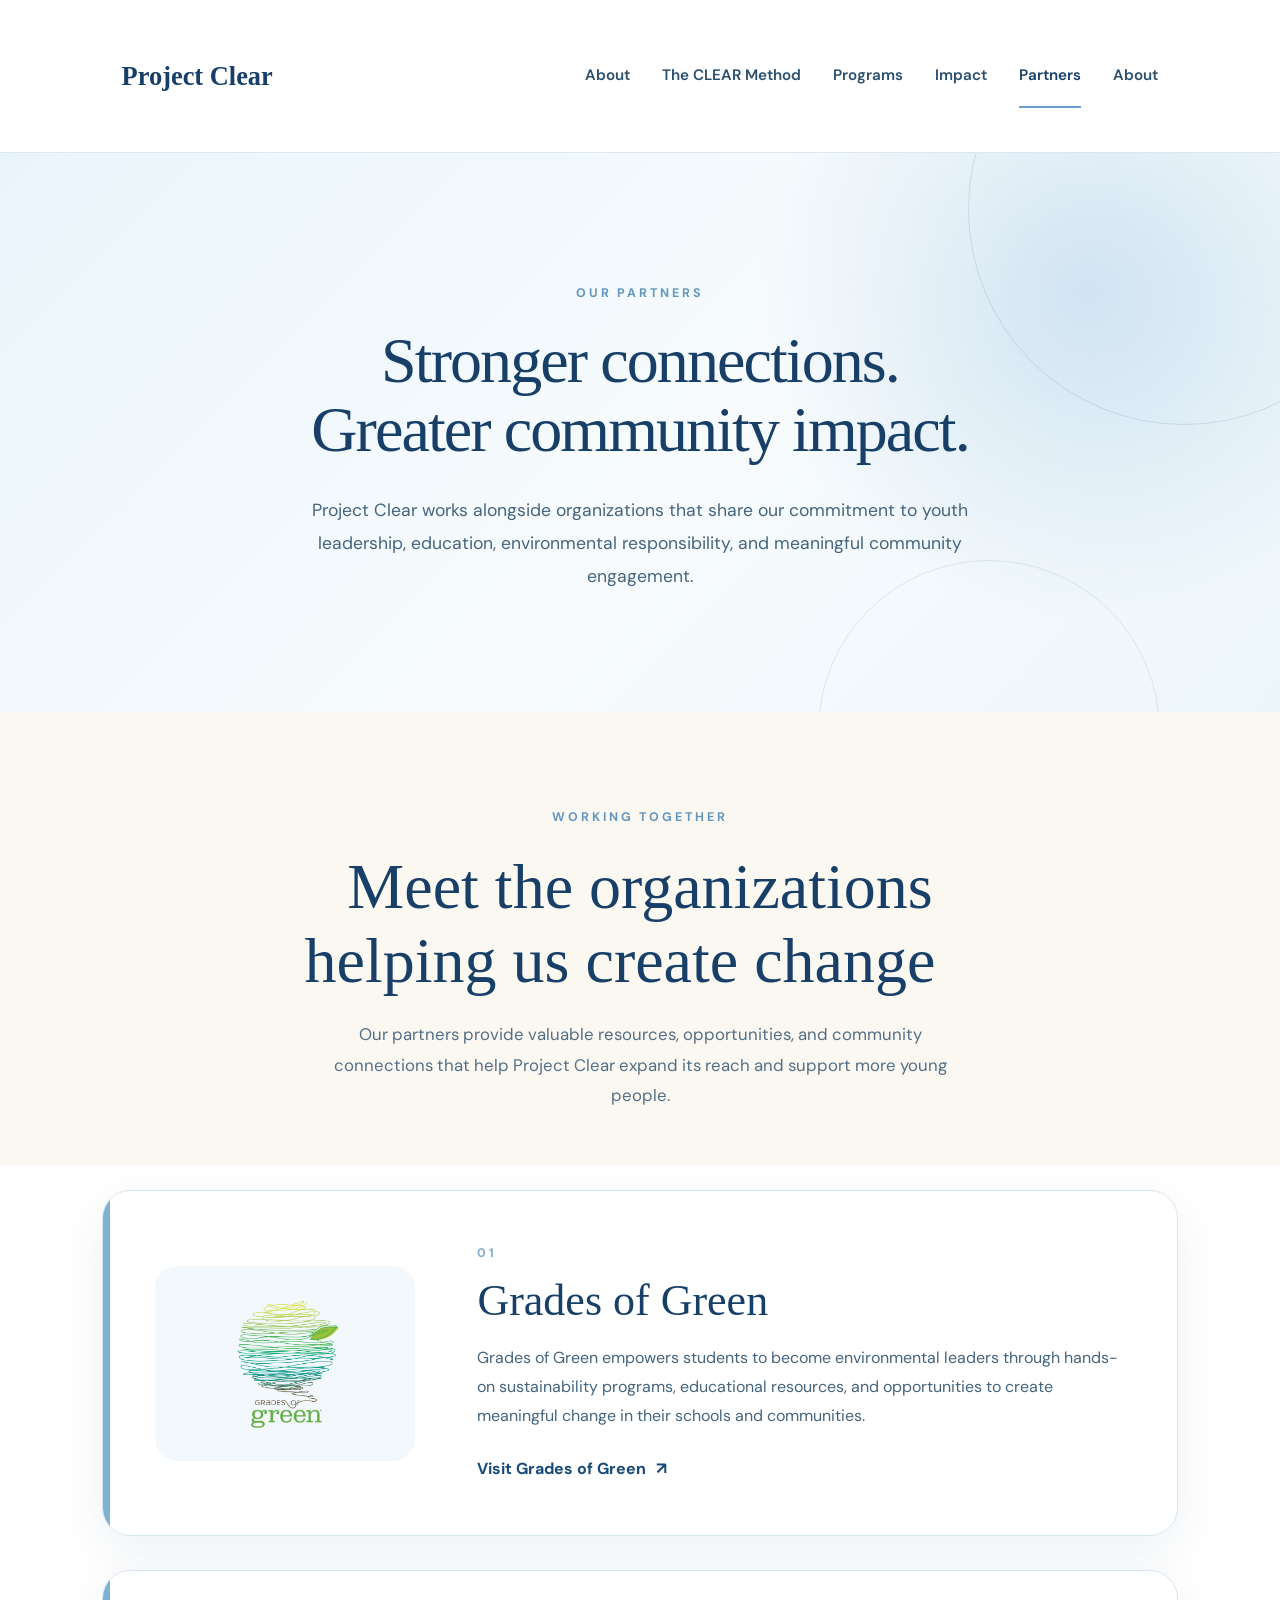
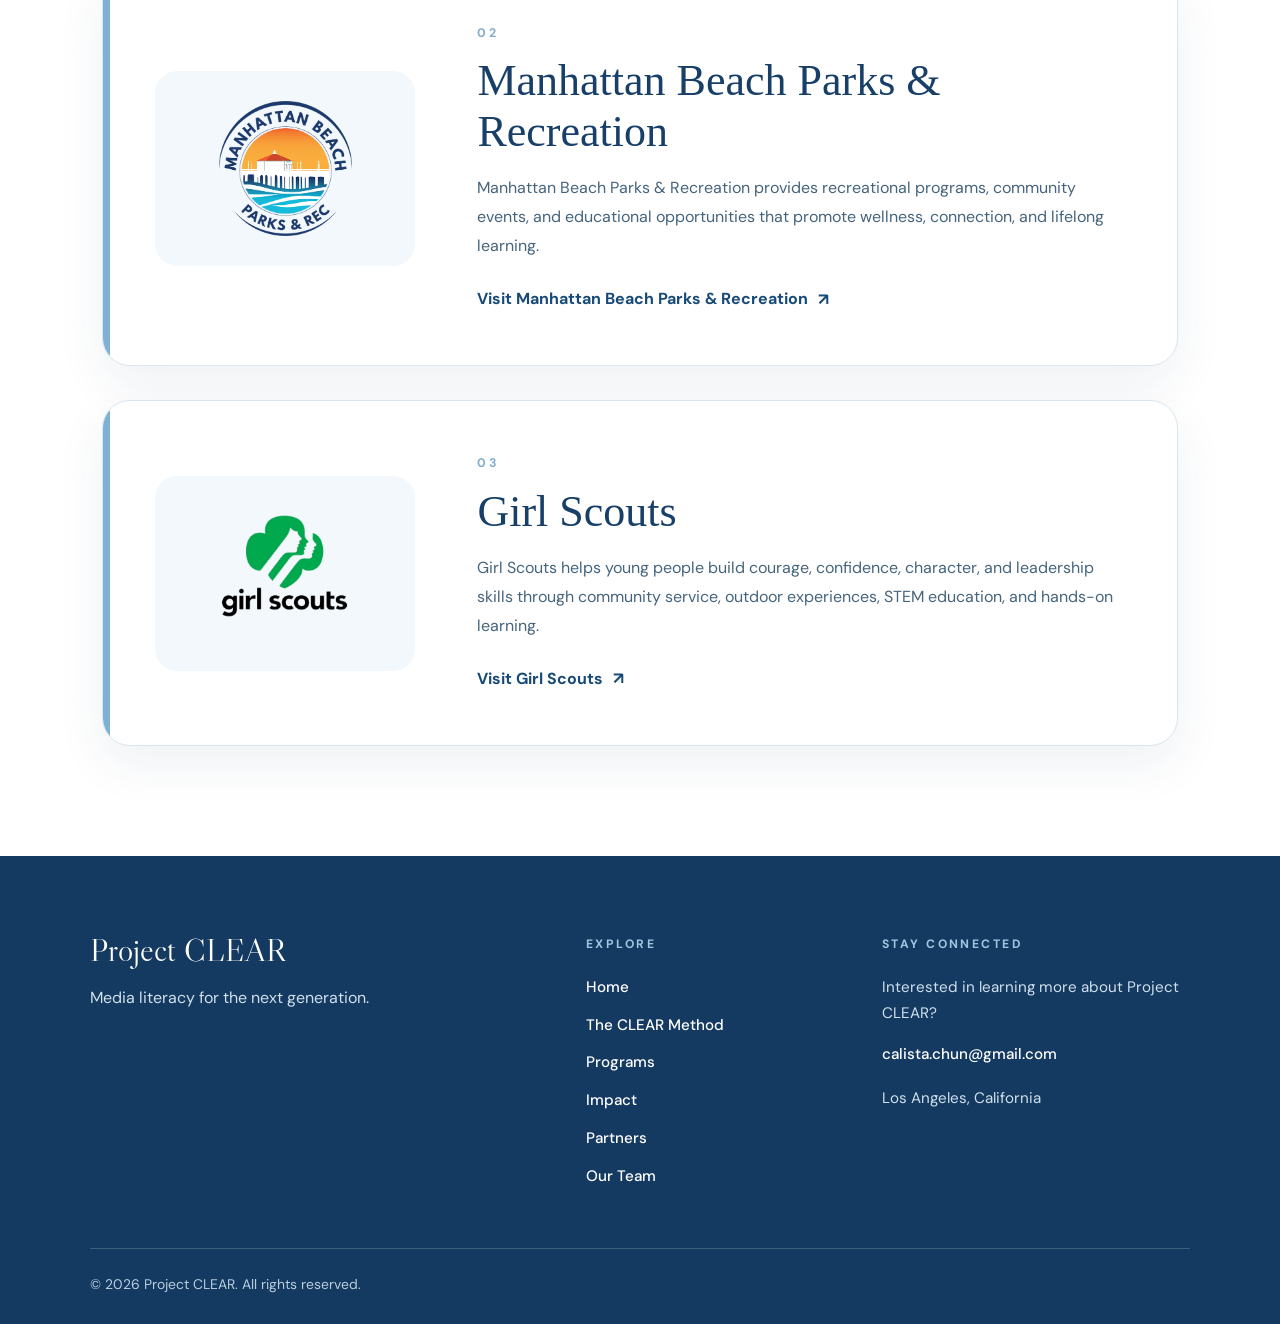
<file: partners.html>
<!DOCTYPE html>
<html lang="en">
<head>
  <meta charset="UTF-8">

  <meta
    name="viewport"
    content="width=device-width, initial-scale=1.0"
  >

  <title>Partners | Project Clear</title>

  <link
    rel="preconnect"
    href="https://fonts.googleapis.com"
  >

  <link
    rel="preconnect"
    href="https://fonts.gstatic.com"
    crossorigin
  >

  <link
    href="https://fonts.googleapis.com/css2?family=DM+Sans:wght@400;500;600;700&family=Libre+Caslon+Display&display=swap"
    rel="stylesheet"
  >

  <link rel="stylesheet" href="style.css">
</head>

<body>

  <!-- Navigation -->
  <header class="site-header">
    <nav class="navbar">

      <a href="index.html" class="site-logo">
        Project Clear
      </a>

      <button
        class="menu-toggle"
        type="button"
        aria-label="Open navigation menu"
        aria-expanded="false"
        aria-controls="main-navigation"
      >
        <span></span>
        <span></span>
        <span></span>
      </button>

      <ul class="nav-links" id="main-navigation">
        <li>
          <a href="index.html">
            About
          </a>
        </li>

        <li>
          <a href="method.html">
            The CLEAR Method
          </a>
        </li>

        <li>
          <a href="programs.html">
            Programs
          </a>
        </li>

        <li>
          <a href="impact.html">
            Impact
          </a>
        </li>

        <li>
          <a href="partners.html" class="active">
            Partners
          </a>
        </li>
        <li>
  <a href="about.html">About</a>
</li>
      </ul>

    </nav>
  </header>


  <main>

    <!-- Partners Hero -->
    <section class="partners-hero">

      <div class="partners-hero-content">

        <p class="eyebrow">
          Our Partners
        </p>

        <h1>
          Stronger connections.<br>
          Greater community impact.
        </h1>

        <p class="partners-hero-text">
          Project Clear works alongside organizations that share our
          commitment to youth leadership, education, environmental
          responsibility, and meaningful community engagement.
        </p>

      </div>

    </section>


    <!-- Partners Introduction -->
    <section class="partners-intro">

      <p class="eyebrow">
        Working Together
      </p>

      <h2 class="partners-title">
        <span>Meet the organizations</span>
        <span>helping us create change</span>
      </h2>

      <p>
        Our partners provide valuable resources, opportunities, and
        community connections that help Project Clear expand its reach
        and support more young people.
      </p>

    </section>


    <!-- Partner Cards -->
    <section class="partners-section">

      <!-- Grades of Green -->
      <article class="partner-card">

        <div class="partner-logo">
          <img
            src="Images/green.png"
            alt="Grades of Green logo"
          >
        </div>

        <div class="partner-content">

          <p class="partner-number">
            01
          </p>

          <h2>
            Grades of Green
          </h2>

          <p>
            Grades of Green empowers students to become environmental
            leaders through hands-on sustainability programs, educational
            resources, and opportunities to create meaningful change in
            their schools and communities.
          </p>

          <a
            href="https://gradesofgreen.org"
            target="_blank"
            rel="noopener noreferrer"
            class="partner-link"
          >
            Visit Grades of Green
            <span aria-hidden="true">↗</span>
          </a>

        </div>

      </article>


      <!-- Manhattan Beach Parks and Recreation -->
      <article class="partner-card">

        <div class="partner-logo">
          <img
            src="Images/manhattan.png"
            alt="Manhattan Beach Parks and Recreation logo"
          >
        </div>

        <div class="partner-content">

          <p class="partner-number">
            02
          </p>

          <h2>
            Manhattan Beach Parks &amp; Recreation
          </h2>

          <p>
            Manhattan Beach Parks &amp; Recreation provides recreational
            programs, community events, and educational opportunities that
            promote wellness, connection, and lifelong learning.
          </p>

          <a
            href="https://www.manhattanbeach.gov/departments/parks-and-recreation"
            target="_blank"
            rel="noopener noreferrer"
            class="partner-link"
          >
            Visit Manhattan Beach Parks &amp; Recreation
            <span aria-hidden="true">↗</span>
          </a>

        </div>

      </article>


      <!-- Girl Scouts -->
      <article class="partner-card">

        <div class="partner-logo">
          <img
            src="Images/scouts.png"
            alt="Girl Scouts logo"
          >
        </div>

        <div class="partner-content">

          <p class="partner-number">
            03
          </p>

          <h2>
            Girl Scouts
          </h2>

          <p>
            Girl Scouts helps young people build courage, confidence,
            character, and leadership skills through community service,
            outdoor experiences, STEM education, and hands-on learning.
          </p>

          <a
            href="https://www.girlscouts.org"
            target="_blank"
            rel="noopener noreferrer"
            class="partner-link"
          >
            Visit Girl Scouts
            <span aria-hidden="true">↗</span>
          </a>

        </div>

      </article>

    </section>

  </main>


 <footer class="site-footer">
  <div class="footer-main">

    <div class="footer-brand">
      <a href="index.html" class="footer-logo">
        Project CLEAR
      </a>

      <p>
        Media literacy for the next generation.
      </p>
    </div>

    <div class="footer-column">
      <p class="footer-heading">Explore</p>

      <nav class="footer-links" aria-label="Footer navigation">
        <a href="index.html">Home</a>
        <a href="method.html">The CLEAR Method</a>
        <a href="programs.html">Programs</a>
        <a href="impact.html">Impact</a>
        <a href="partners.html">Partners</a>
        <a href="about.html">Our Team</a>
      </nav>
    </div>

    <div class="footer-column footer-contact">
      <p class="footer-heading">Stay Connected</p>

      <p>
        Interested in learning more about Project CLEAR?
      </p>

      <a href="mailto:hello@projectclear.org">
        calista.chun@gmail.com
      </a>

      <p>Los Angeles, California</p>
    </div>

  </div>

  <div class="footer-bottom">
    <p>&copy; 2026 Project CLEAR. All rights reserved.</p>
  </div>
</footer>

  <!-- Mobile Navigation JavaScript -->
  <script>
    const menuToggle = document.querySelector(".menu-toggle");
    const navLinks = document.querySelector(".nav-links");

    if (menuToggle && navLinks) {
      menuToggle.addEventListener("click", function () {
        const menuIsOpen = navLinks.classList.toggle("open");

        menuToggle.classList.toggle("open", menuIsOpen);
        menuToggle.setAttribute("aria-expanded", menuIsOpen);
      });
    }
  </script>

</body>
</html>
</file>
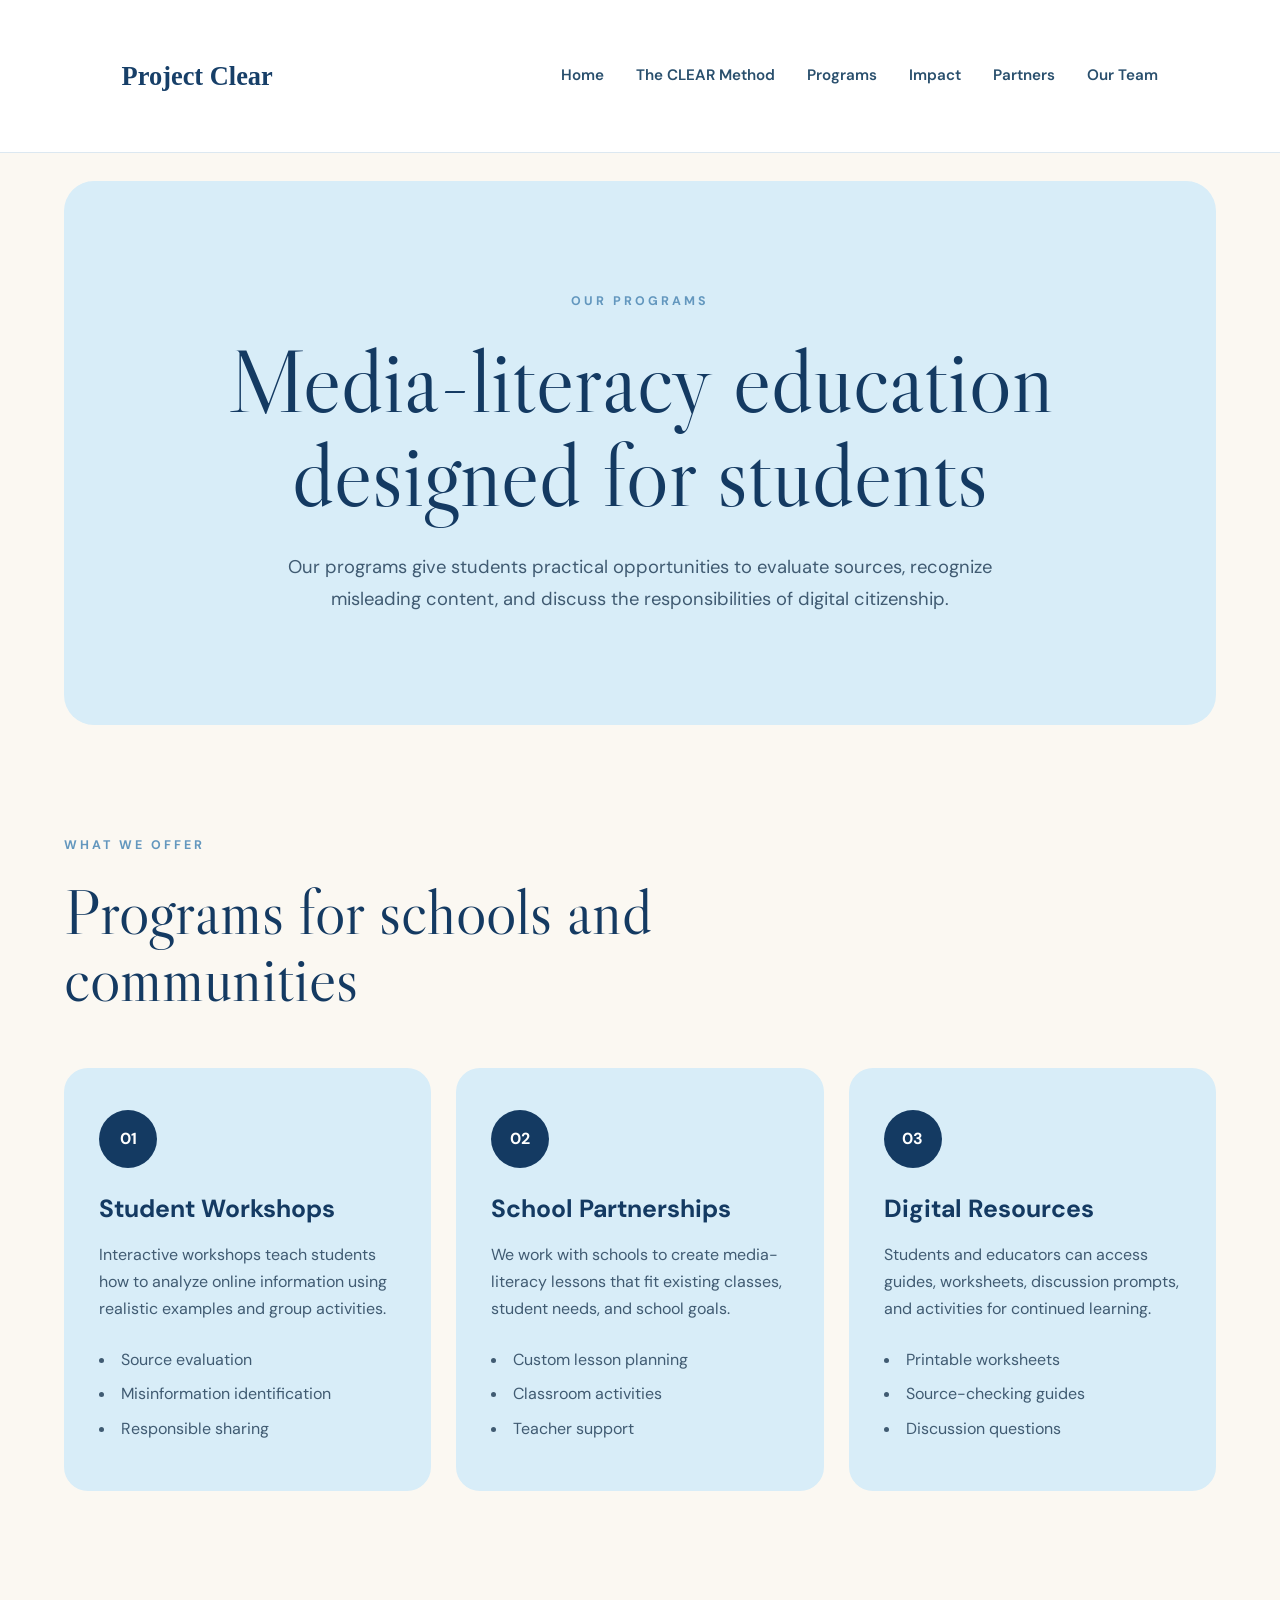
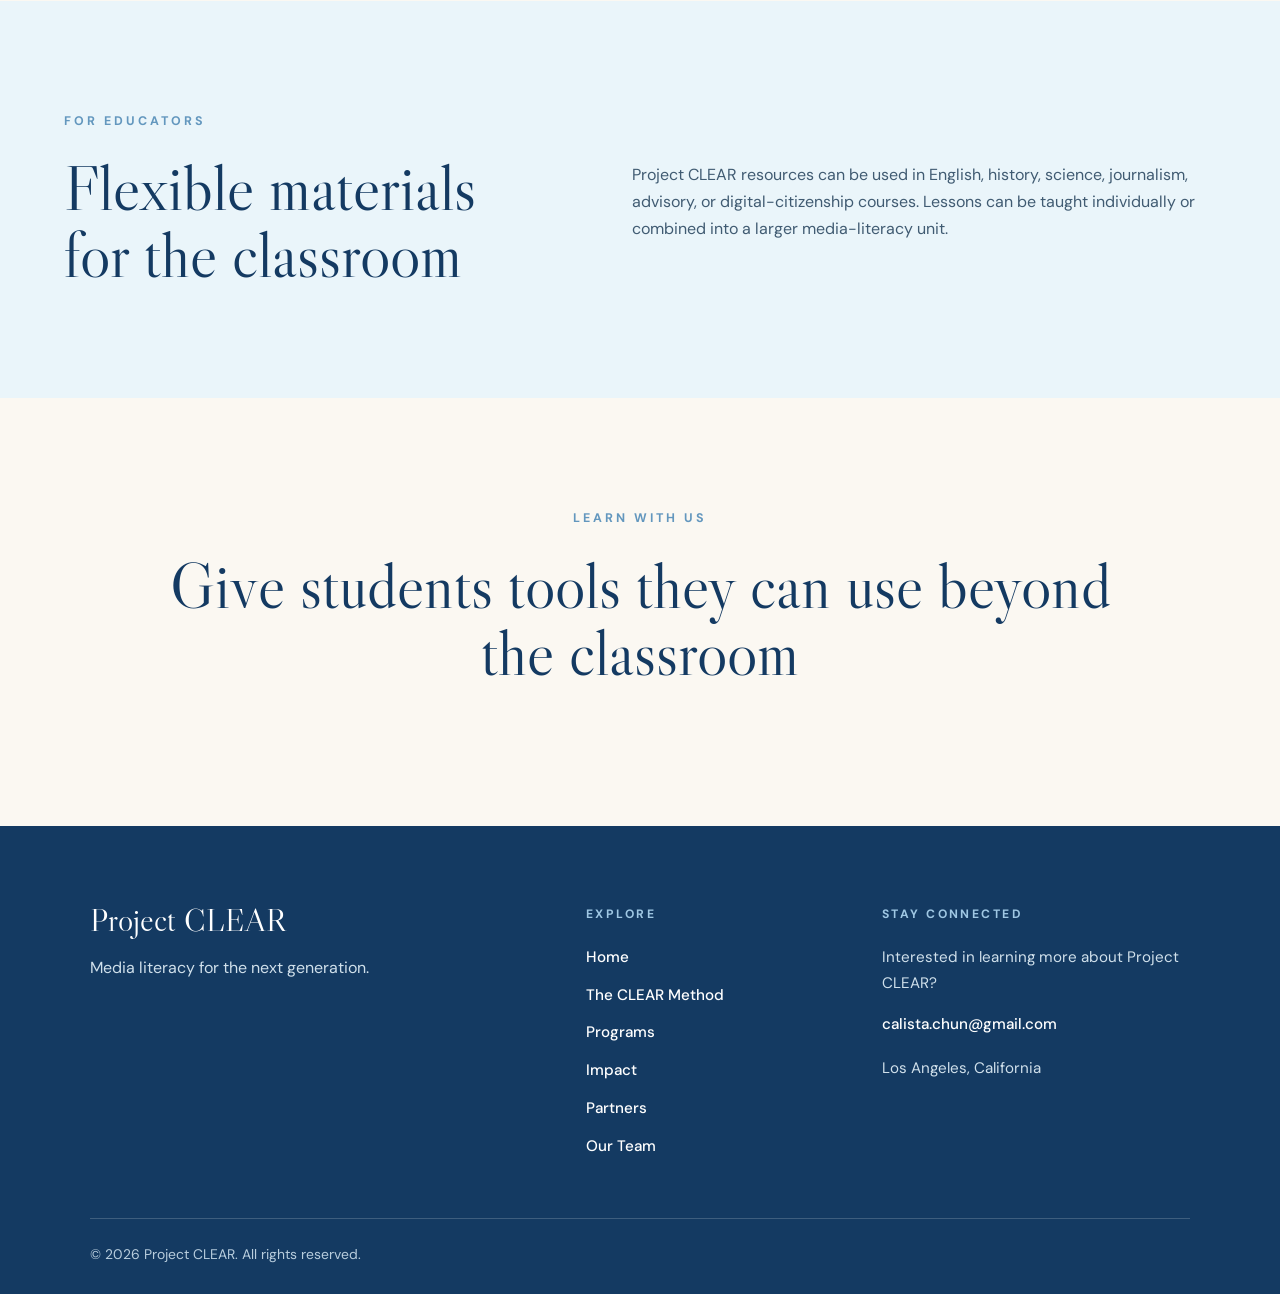
<file: programs.html>
<!DOCTYPE html>
<html lang="en">
<head>
  <meta charset="UTF-8">
  <meta name="viewport" content="width=device-width, initial-scale=1.0">

  <title>Programs | Project CLEAR</title>

  <link rel="preconnect" href="https://fonts.googleapis.com">
  <link rel="preconnect" href="https://fonts.gstatic.com" crossorigin>

  <link
    href="https://fonts.googleapis.com/css2?family=DM+Sans:wght@400;500;600;700&family=Libre+Caslon+Display&display=swap"
    rel="stylesheet"
  >

  <link rel="stylesheet" href="style.css">
</head>

<body>

<header class="site-header">
  <nav class="navbar">

    <a href="index.html" class="site-logo">
      Project Clear
    </a>

    <button
      class="menu-toggle"
      type="button"
      aria-label="Open navigation menu"
      aria-expanded="false"
      aria-controls="main-navigation"
    >
      <span></span>
      <span></span>
      <span></span>
    </button>

    <ul class="nav-links" id="main-navigation">
      <li><a href="index.html">Home</a></li>
      <li><a href="method.html">The CLEAR Method</a></li>
      <li><a href="programs.html">Programs</a></li>
      <li><a href="impact.html">Impact</a></li>
      <li><a href="partners.html">Partners</a></li>
      <li><a href="about.html">Our Team</a></li>
    </ul>

  </nav>
</header>
  <main>

    <section class="page-hero">
      <p class="eyebrow">OUR PROGRAMS</p>

      <h1>Media-literacy education designed for students</h1>

      <p class="page-hero-text">
        Our programs give students practical opportunities to evaluate
        sources, recognize misleading content, and discuss the responsibilities
        of digital citizenship.
      </p>
    </section>

    <section class="content-section">

      <div class="section-heading">
        <p class="eyebrow">WHAT WE OFFER</p>
        <h2>Programs for schools and communities</h2>
      </div>

      <div class="program-grid">

        <article class="program-card">
          <div class="program-icon">01</div>

          <h3>Student Workshops</h3>

          <p>
            Interactive workshops teach students how to analyze online
            information using realistic examples and group activities.
          </p>

          <ul>
            <li>Source evaluation</li>
            <li>Misinformation identification</li>
            <li>Responsible sharing</li>
          </ul>
        </article>

        <article class="program-card">
          <div class="program-icon">02</div>

          <h3>School Partnerships</h3>

          <p>
            We work with schools to create media-literacy lessons that fit
            existing classes, student needs, and school goals.
          </p>

          <ul>
            <li>Custom lesson planning</li>
            <li>Classroom activities</li>
            <li>Teacher support</li>
          </ul>
        </article>

        <article class="program-card">
          <div class="program-icon">03</div>

          <h3>Digital Resources</h3>

          <p>
            Students and educators can access guides, worksheets, discussion
            prompts, and activities for continued learning.
          </p>

          <ul>
            <li>Printable worksheets</li>
            <li>Source-checking guides</li>
            <li>Discussion questions</li>
          </ul>
        </article>

      </div>

    </section>

 <section class="light-section two-column">

    <div class="educators-left">
        <p class="eyebrow">FOR EDUCATORS</p>
        <h2>Flexible materials for the classroom</h2>
    </div>

    <div class="educators-right">
        <p>
            Project CLEAR resources can be used in English, history, science,
            journalism, advisory, or digital-citizenship courses. Lessons can
            be taught individually or combined into a larger media-literacy unit.
        </p>
    </div>

</section>

    <section class="content-section centered-section">

      <p class="eyebrow">LEARN WITH US</p>

      <h2>Give students tools they can use beyond the classroom</h2>

    </section>

  </main>

  <footer class="site-footer">
  <div class="footer-main">

    <div class="footer-brand">
      <a href="index.html" class="footer-logo">
        Project CLEAR
      </a>

      <p>
        Media literacy for the next generation.
      </p>
    </div>

    <div class="footer-column">
      <p class="footer-heading">Explore</p>

      <nav class="footer-links" aria-label="Footer navigation">
        <a href="index.html">Home</a>
        <a href="method.html">The CLEAR Method</a>
        <a href="programs.html">Programs</a>
        <a href="impact.html">Impact</a>
        <a href="partners.html">Partners</a>
        <a href="about.html">Our Team</a>

      </nav>
    </div>

    <div class="footer-column footer-contact">
      <p class="footer-heading">Stay Connected</p>

      <p>
        Interested in learning more about Project CLEAR?
      </p>

      <a href="mailto:hello@projectclear.org">
        calista.chun@gmail.com
      </a>

      <p>Los Angeles, California</p>
    </div>

  </div>

  <div class="footer-bottom">
    <p>&copy; 2026 Project CLEAR. All rights reserved.</p>
  </div>
</footer>
<script>
  const menuToggle = document.querySelector(".menu-toggle");
  const navLinks = document.querySelector(".nav-links");

  if (menuToggle && navLinks) {
    menuToggle.addEventListener("click", function () {
      const menuIsOpen = navLinks.classList.toggle("open");

      menuToggle.classList.toggle("open", menuIsOpen);
      menuToggle.setAttribute("aria-expanded", menuIsOpen);
    });
  }
</script>
</body>
</html>
</file>
<file: style.css>
/* ------------------------------
   BASIC RESET
------------------------------ */

* {
  box-sizing: border-box;
  margin: 0;
  padding: 0;
}

html {
  scroll-behavior: smooth;
}

body {
  background-color: #fbf8f2;
  color: #17334f;
  font-family: "DM Sans", sans-serif;
  line-height: 1.7;
}

a {
  color: inherit;
  text-decoration: none;
}

img {
  display: block;
  max-width: 100%;
}

ul {
  list-style-position: inside;
}


/* ------------------------------
   TYPOGRAPHY
------------------------------ */

h1,
h2 {
  color: #143a62;
  font-family: "Libre Caslon Display", serif;
  font-weight: 400;
  line-height: 1.05;
}

h1 {
  max-width: 900px;
  font-size: clamp(3rem, 7vw, 6.5rem);
}

h2 {
  font-size: clamp(2.4rem, 5vw, 4.5rem);
}

h3 {
  color: #143a62;
  font-size: 1.35rem;
  line-height: 1.3;
}

p {
  color: #405b72;
  font-size: 1rem;
}

.eyebrow {
  margin-bottom: 20px;
  color: #6b9cca;
  font-size: 0.78rem;
  font-weight: 700;
  letter-spacing: 0.22em;
  text-transform: uppercase;
}


/* ------------------------------
   HEADER AND NAVIGATION
------------------------------ */

.site-header {
  background-color: #fbf8f2;
  padding: 26px 5%;
}

.navbar {
  display: flex;
  align-items: center;
  justify-content: space-between;
  width: min(1220px, 100%);
  margin: 0 auto;
}

.logo,
.footer-logo {
  display: inline-flex;
  align-items: center;
  gap: 13px;
  color: #143a62;
  font-size: 1.1rem;
  font-weight: 700;
}

.logo-circle {
  display: inline-flex;
  align-items: center;
  justify-content: center;
  width: 43px;
  height: 43px;
  border-radius: 50%;
  background-color: #143a62;
  color: white;
  font-family: "Libre Caslon Display", serif;
  font-size: 1.35rem;
}

.nav-links {
  display: flex;
  align-items: center;
  gap: 38px;
  list-style: none;
}

.nav-links a {
  position: relative;
  color: #1b3349;
  font-size: 0.93rem;
  font-weight: 600;
}

.nav-links a:not(.nav-button)::after {
  position: absolute;
  right: 0;
  bottom: -7px;
  left: 0;
  width: 0;
  height: 2px;
  margin: auto;
  background-color: #6b9cca;
  content: "";
  transition: width 0.25s ease;
}

.nav-links a:not(.nav-button):hover::after,
.nav-links a.active::after {
  width: 100%;
}

.nav-button {
  display: inline-block;
  border-radius: 50px;
  background-color: #143a62;
  color: white !important;
  padding: 13px 25px;
  transition:
    background-color 0.25s ease,
    transform 0.25s ease;
}

.nav-button:hover {
  background-color: #275883;
  transform: translateY(-2px);
}

.active-button {
  background-color: #275883;
}


/* ------------------------------
   PAGE HERO
------------------------------ */

.page-hero {
  width: min(1360px, 90%);
  margin: 28px auto 0;
  border-radius: 30px;
  background-color: #d8edf8;
  padding: 110px 7%;
  text-align: center;
}

.page-hero h1 {
  margin: 0 auto 30px;
}

.page-hero-text {
  max-width: 720px;
  margin: 0 auto;
  color: #405b72;
  font-size: 1.15rem;
}


/* ------------------------------
   GENERAL SECTIONS
------------------------------ */

.content-section,
.light-section {
  width: min(1220px, 90%);
  margin: 0 auto;
  padding: 110px 0;
}

.light-section {
  width: 100%;
  background-color: #eaf5fa;
  padding-right: max(5%, calc((100% - 1220px) / 2));
  padding-left: max(5%, calc((100% - 1220px) / 2));
}

.two-column {
  display: grid;
  grid-template-columns: 0.9fr 1.1fr;
  align-items: start;
  gap: 90px;
}

.two-column p + p {
  margin-top: 24px;
}

.section-heading {
  max-width: 700px;
  margin-bottom: 55px;
}

.centered-heading {
  margin-right: auto;
  margin-left: auto;
  text-align: center;
}

.centered-section {
  max-width: 950px;
  text-align: center;
}

.centered-section h2 {
  margin-bottom: 30px;
}

.large-paragraph {
  max-width: 760px;
  margin: 0 auto 35px;
  font-size: 1.1rem;
}


/* ------------------------------
   BUTTONS
------------------------------ */

.primary-button,
.light-button {
  display: inline-block;
  border: none;
  border-radius: 50px;
  background-color: #143a62;
  color: white;
  cursor: pointer;
  font-family: inherit;
  font-size: 0.95rem;
  font-weight: 700;
  padding: 15px 29px;
  transition:
    background-color 0.25s ease,
    transform 0.25s ease;
}

.primary-button:hover {
  background-color: #275883;
  transform: translateY(-2px);
}

.light-button {
  flex-shrink: 0;
  background-color: white;
  color: #143a62;
}

.light-button:hover {
  background-color: #eaf5fa;
  transform: translateY(-2px);
}

.text-link {
  display: inline-block;
  margin-top: 28px;
  border-bottom: 1px solid #143a62;
  color: #143a62;
  font-weight: 700;
}


/* ------------------------------
   GENERAL CARDS
------------------------------ */

.card-grid {
  display: grid;
  gap: 25px;
}

.three-columns {
  grid-template-columns: repeat(3, 1fr);
}

.info-card {
  min-height: 280px;
  border-radius: 22px;
  background-color: white;
  padding: 38px;
  box-shadow: 0 15px 40px rgba(20, 58, 98, 0.07);
}

.info-card h3 {
  margin: 24px 0 15px;
}

.card-number {
  color: #6b9cca;
  font-family: "Libre Caslon Display", serif;
  font-size: 2.4rem;
}


/* ------------------------------
   CLEAR METHOD
------------------------------ */

.method-list {
  display: grid;
  gap: 22px;
  max-width: 950px;
  margin: 0 auto;
}

.method-card {
  display: grid;
  grid-template-columns: 100px 1fr;
  align-items: center;
  gap: 35px;
  border: 1px solid #c7dfeb;
  border-radius: 24px;
  background-color: white;
  padding: 34px;
  box-shadow: 0 12px 35px rgba(20, 58, 98, 0.05);
}

.method-card .eyebrow {
  margin-bottom: 8px;
}

.method-card h3 {
  margin-bottom: 8px;
  font-size: 1.6rem;
}

.method-letter {
  display: flex;
  align-items: center;
  justify-content: center;
  width: 88px;
  height: 88px;
  border-radius: 50%;
  background-color: #d8edf8;
  color: #143a62;
  font-family: "Libre Caslon Display", serif;
  font-size: 3.1rem;
}


/* ------------------------------
   DARK CALLOUT
------------------------------ */

.dark-callout {
  display: flex;
  align-items: center;
  justify-content: space-between;
  gap: 60px;
  width: min(1220px, 90%);
  margin: 0 auto 110px;
  border-radius: 28px;
  background-color: #143a62;
  padding: 65px;
}

.dark-callout h2 {
  max-width: 720px;
  margin-bottom: 18px;
  color: white;
}

.dark-callout p {
  max-width: 720px;
  color: #d8e8f4;
}

.light-eyebrow {
  color: #9cc5e4 !important;
}


/* ------------------------------
   PROGRAMS
------------------------------ */

.program-grid {
  display: grid;
  grid-template-columns: repeat(3, 1fr);
  gap: 25px;
}

.program-card {
  border-radius: 24px;
  background-color: #d8edf8;
  padding: 42px 35px;
}

.program-card h3 {
  margin: 25px 0 16px;
  font-size: 1.55rem;
}

.program-card ul {
  margin-top: 24px;
  color: #405b72;
}

.program-card li {
  margin: 7px 0;
}

.program-icon {
  display: flex;
  align-items: center;
  justify-content: center;
  width: 58px;
  height: 58px;
  border-radius: 50%;
  background-color: #143a62;
  color: white;
  font-weight: 700;
}


/* ------------------------------
   IMPACT AND STATISTICS
------------------------------ */

.stats-section {
  display: grid;
  grid-template-columns: repeat(4, 1fr);
  gap: 18px;
  width: min(1220px, 90%);
  margin: 0 auto;
  padding: 80px 0 20px;
}

.stat-card {
  border-radius: 22px;
  background-color: white;
  padding: 40px 25px;
  text-align: center;
  box-shadow: 0 12px 35px rgba(20, 58, 98, 0.06);
}

.stat-number {
  display: block;
  margin-bottom: 8px;
  color: #143a62;
  font-family: "Libre Caslon Display", serif;
  font-size: 3.6rem;
  line-height: 1;
}

.testimonial-grid {
  display: grid;
  grid-template-columns: repeat(3, 1fr);
  gap: 25px;
}

.testimonial-card {
  border-radius: 22px;
  background-color: white;
  padding: 38px;
  box-shadow: 0 12px 35px rgba(20, 58, 98, 0.06);
}

.testimonial-card p {
  margin-bottom: 25px;
  color: #143a62;
  font-family: "Libre Caslon Display", serif;
  font-size: 1.45rem;
  line-height: 1.45;
}

.testimonial-card cite {
  color: #6b7f91;
  font-size: 0.9rem;
  font-style: normal;
}


/* ------------------------------
   CONTACT
------------------------------ */

.contact-layout {
  display: grid;
  grid-template-columns: 0.8fr 1.2fr;
  gap: 90px;
}

.contact-intro h2 {
  margin-bottom: 25px;
}

.contact-details {
  margin-top: 40px;
}

.contact-details p {
  margin-bottom: 22px;
}

.contact-form {
  border-radius: 24px;
  background-color: white;
  padding: 45px;
  box-shadow: 0 15px 40px rgba(20, 58, 98, 0.07);
}

.form-row {
  display: grid;
  grid-template-columns: repeat(2, 1fr);
  gap: 18px;
}

.form-group {
  margin-bottom: 22px;
}

.form-group label {
  display: block;
  margin-bottom: 8px;
  color: #143a62;
  font-size: 0.9rem;
  font-weight: 700;
}

.form-group input,
.form-group select,
.form-group textarea {
  width: 100%;
  border: 1px solid #bdd3df;
  border-radius: 10px;
  background-color: #fbfdfd;
  color: #17334f;
  font: inherit;
  padding: 13px 15px;
  outline: none;
}

.form-group textarea {
  resize: vertical;
}

.form-group input:focus,
.form-group select:focus,
.form-group textarea:focus {
  border-color: #6b9cca;
  box-shadow: 0 0 0 3px rgba(107, 156, 202, 0.14);
}

.form-button {
  width: 100%;
}


/* =====================================
   FOOTER
===================================== */

.site-footer {
  width: 100%;
  padding: 78px 7% 28px;
  background-color: #143a62;
  color: #ffffff;
}

.footer-main {
  display: grid;
  grid-template-columns: 1.35fr 0.7fr 1fr;
  gap: 80px;
  width: 100%;
  max-width: 1220px;
  margin: 0 auto;
  padding-bottom: 58px;
}

.footer-brand {
  max-width: 430px;
}

.footer-logo {
  display: inline-block;
  margin-bottom: 18px;
  color: #ffffff;
  font-family: "Libre Caslon Display", Georgia, serif;
  font-size: 2rem;
  font-weight: 400;
  line-height: 1;
  text-decoration: none;
}

.footer-brand p {
  margin: 0;
  color: #d0e0eb;
  font-size: 1rem;
  line-height: 1.8;
}

.footer-column {
  display: flex;
  flex-direction: column;
  align-items: flex-start;
}

.footer-heading {
  margin: 0 0 20px;
  color: #9fc7e3;
  font-size: 0.76rem;
  font-weight: 700;
  letter-spacing: 0.2em;
  text-transform: uppercase;
}

.footer-links {
  display: flex;
  flex-direction: column;
  align-items: flex-start;
  gap: 12px;
}

.footer-links a,
.footer-contact a {
  color: #ffffff;
  font-size: 0.95rem;
  font-weight: 500;
  text-decoration: none;
  transition: opacity 0.2s ease;
}

.footer-links a:hover,
.footer-contact a:hover {
  opacity: 0.72;
}

.footer-contact p:not(.footer-heading) {
  margin: 0 0 16px;
  color: #d0e0eb;
  font-size: 0.95rem;
  line-height: 1.7;
}

.footer-contact a {
  margin-bottom: 18px;
}

.footer-bottom {
  width: 100%;
  max-width: 1220px;
  margin: 0 auto;
  padding-top: 24px;
  border-top: 1px solid rgba(255, 255, 255, 0.18);
}

.footer-bottom p {
  margin: 0;
  color: #b8cddd;
  font-size: 0.87rem;
  text-align: left;
}

@media (max-width: 900px) {
  .footer-main {
    grid-template-columns: 1fr 1fr;
    gap: 48px;
  }

  .footer-brand {
    grid-column: 1 / 3;
  }
}

@media (max-width: 600px) {
  .site-footer {
    padding: 60px 6% 24px;
  }

  .footer-main {
    grid-template-columns: 1fr;
    gap: 38px;
  }

  .footer-brand {
    grid-column: auto;
  }
}
/* =================================
   PARTNERS PAGE
================================= */

.partners-hero {
  position: relative;
  overflow: hidden;
  padding: 130px 8% 120px;
  background:
    radial-gradient(
      circle at 85% 25%,
      rgba(125, 178, 216, 0.3),
      transparent 28%
    ),
    linear-gradient(135deg, #eaf5fb 0%, #f7fbfd 55%, #edf6fb 100%);
}

.partners-hero::before {
  position: absolute;
  top: -160px;
  right: -120px;
  width: 430px;
  height: 430px;
  border: 1px solid rgba(23, 63, 104, 0.12);
  border-radius: 50%;
  content: "";
}

.partners-hero::after {
  position: absolute;
  right: 120px;
  bottom: -190px;
  width: 340px;
  height: 340px;
  border: 1px solid rgba(23, 63, 104, 0.1);
  border-radius: 50%;
  content: "";
}

.partners-hero-content {
  position: relative;
  z-index: 2;
  max-width: 900px;
  margin: 0 auto;
  text-align: center;
}

.eyebrow {
  margin: 0 0 22px;
  color: #6397be;
  font-size: 0.78rem;
  font-weight: 700;
  letter-spacing: 0.24em;
  text-transform: uppercase;
}

.partners-hero h1 {
    max-width: 900px;
    margin: 0 auto 30px;
    color: #173f68;
    font-family: Georgia, "Times New Roman", serif;
    font-size: clamp(2.8rem, 5vw, 4.8rem);
    font-weight: 400;
    line-height: 1.08;
    letter-spacing: -0.03em;
}

.partners-hero-text {
  max-width: 720px;
  margin: 0 auto;
  color: #46647c;
  font-size: 1.1rem;
  line-height: 1.85;
}

.partners-intro {
  max-width: 850px;
  margin: 0 auto;
  padding: 95px 8% 55px;
  text-align: center;
}

.partners-intro h2 {
  margin: 0 0 22px;
  color: #173f68;
  font-family: Georgia, "Times New Roman", serif;
  font-size: clamp(2.4rem, 5vw, 4rem);
  font-weight: 400;
  line-height: 1.15;
}

.partners-intro > p:last-child {
  max-width: 690px;
  margin: 0 auto;
  color: #536f85;
  font-size: 1.05rem;
  line-height: 1.8;
}

.partners-section {
  display: grid;
  gap: 34px;
  padding: 25px 8% 110px;
  background: #ffffff;
}

.partner-card {
  position: relative;
  display: grid;
  grid-template-columns: 260px minmax(0, 1fr);
  gap: 62px;
  align-items: center;
  width: 100%;
  max-width: 1120px;
  margin: 0 auto;
  padding: 52px;
  overflow: hidden;
  border: 1px solid #d7e5ef;
  border-radius: 28px;
  background: #ffffff;
  box-shadow: 0 18px 50px rgba(23, 63, 104, 0.07);
  transition:
    transform 0.25s ease,
    box-shadow 0.25s ease,
    border-color 0.25s ease;
}

.partner-card::before {
  position: absolute;
  top: 0;
  left: 0;
  width: 7px;
  height: 100%;
  background: #7eb1d3;
  content: "";
}

.partner-card:hover {
  transform: translateY(-6px);
  border-color: #b9d1e2;
  box-shadow: 0 26px 65px rgba(23, 63, 104, 0.12);
}

.partner-logo {
  display: flex;
  min-height: 190px;
  align-items: center;
  justify-content: center;
  padding: 30px;
  border-radius: 22px;
  background: #f2f8fc;
}

.partner-logo img {
  display: block;
  width: 100%;
  max-width: 185px;
  max-height: 135px;
  object-fit: contain;
}

.partner-content {
  position: relative;
}

.partner-number {
  margin: 0 0 12px;
  color: #82aecd;
  font-size: 0.78rem;
  font-weight: 700;
  letter-spacing: 0.18em;
}

.partner-content h2 {
  margin: 0 0 17px;
  color: #173f68;
  font-family: Georgia, "Times New Roman", serif;
  font-size: clamp(2rem, 4vw, 2.75rem);
  font-weight: 400;
  line-height: 1.15;
}

.partner-content > p:not(.partner-number) {
  max-width: 700px;
  margin: 0 0 24px;
  color: #45647d;
  font-size: 1rem;
  line-height: 1.8;
}

.partner-link {
  display: inline-flex;
  align-items: center;
  gap: 10px;
  color: #174a78;
  font-weight: 700;
  text-decoration: none;
  transition: gap 0.2s ease, color 0.2s ease;
}

.partner-link span {
  font-size: 1.05rem;
}

.partner-link:hover {
  gap: 15px;
  color: #0c365c;
}

.partner-cta {
  display: flex;
  max-width: 1120px;
  margin: 0 auto 110px;
  padding: 65px 70px;
  align-items: center;
  justify-content: space-between;
  gap: 50px;
  border-radius: 30px;
  background: #173f68;
}

.partner-cta div {
  max-width: 690px;
}

.partner-cta .eyebrow {
  color: #9cc8e7;
}

.partner-cta h2 {
  margin: 0 0 18px;
  color: #ffffff;
  font-family: Georgia, "Times New Roman", serif;
  font-size: clamp(2.2rem, 4vw, 3.4rem);
  font-weight: 400;
  line-height: 1.15;
}

.partner-cta p:not(.eyebrow) {
  margin: 0;
  color: #d6e6f1;
  line-height: 1.75;
}

.partner-cta-button {
  flex-shrink: 0;
  display: inline-block;
  padding: 17px 28px;
  border-radius: 999px;
  background: #ffffff;
  color: #173f68;
  font-weight: 700;
  text-decoration: none;
  transition: transform 0.2s ease, background 0.2s ease;
}

.partner-cta-button:hover {
  transform: translateY(-2px);
  background: #edf6fb;
}

@media (max-width: 850px) {
  .partners-hero {
    padding: 100px 7% 90px;
  }

  .partner-card {
    grid-template-columns: 1fr;
    gap: 30px;
    padding: 34px;
  }

  .partner-logo {
    min-height: 165px;
  }

  .partner-cta {
    margin-right: 6%;
    margin-left: 6%;
    padding: 48px 36px;
    align-items: flex-start;
    flex-direction: column;
  }
}

@media (max-width: 520px) {
  .partners-hero h1 {
    font-size: 3rem;
  }

  .partners-intro {
    padding-top: 70px;
  }

  .partners-section {
    padding-right: 5%;
    padding-left: 5%;
  }

  .partner-card {
    padding: 28px 24px;
    border-radius: 22px;
  }

  .partner-content h2 {
    font-size: 2rem;
  }
}
/* =========================
   MAIN NAVIGATION
========================= */

.site-header {
  position: relative;
  z-index: 1000;
  width: 100%;
  background: #ffffff;
  border-bottom: 1px solid #dce8f1;
}

.navbar {
  display: flex;
  width: min(1200px, 90%);
  min-height: 100px;
  margin: 0 auto;
  align-items: center;
  justify-content: space-between;
  gap: 40px;
}

.site-logo {
  flex-shrink: 0;
  color: #173f68;
  font-family: Georgia, "Times New Roman", serif;
  font-size: 1.65rem;
  font-weight: 600;
  text-decoration: none;
}

.nav-links {
  display: flex;
  margin: 0;
  padding: 0;
  align-items: center;
  gap: 32px;
  list-style: none;
}

.nav-links li {
  margin: 0;
  padding: 0;
}

.nav-links a {
  position: relative;
  display: inline-block;
  padding: 12px 0;
  color: #294f6d;
  font-size: 0.95rem;
  font-weight: 600;
  text-decoration: none;
  transition: color 0.2s ease;
}

.nav-links a::after {
  position: absolute;
  right: 0;
  bottom: 5px;
  left: 0;
  width: 0;
  height: 2px;
  margin: auto;
  background: #6ca6cf;
  content: "";
  transition: width 0.2s ease;
}

.nav-links a:hover {
  color: #173f68;
}

.nav-links a:hover::after,
.nav-links a.active::after {
  width: 100%;
}

.nav-links a.active {
  color: #173f68;
}


/* Mobile menu button */

.menu-toggle {
  display: none;
  width: 44px;
  height: 44px;
  padding: 8px;
  border: 0;
  background: transparent;
  cursor: pointer;
}

.menu-toggle span {
  display: block;
  width: 26px;
  height: 2px;
  margin: 5px auto;
  background: #173f68;
  transition: transform 0.2s ease, opacity 0.2s ease;
}

/* Responsive navigation */

@media (max-width: 950px) {
  .navbar {
    min-height: 82px;
  }

  .menu-toggle {
    display: block;
  }

  .nav-links {
    position: absolute;
    top: 100%;
    right: 0;
    left: 0;
    display: none;
    padding: 24px 5%;
    align-items: stretch;
    gap: 4px;
    background: #ffffff;
    border-top: 1px solid #dce8f1;
    border-bottom: 1px solid #dce8f1;
    box-shadow: 0 14px 30px rgba(23, 63, 104, 0.1);
  }

  .nav-links.open {
    display: flex;
    flex-direction: column;
  }

  .nav-links a {
    display: block;
    padding: 14px 0;
  }

  .nav-links a::after {
    display: none;
  }

  .nav-links .involved-link {
    margin-top: 8px;
    text-align: center;
  }

  .menu-toggle.open span:nth-child(1) {
    transform: translateY(7px) rotate(45deg);
  }

  .menu-toggle.open span:nth-child(2) {
    opacity: 0;
  }

  .menu-toggle.open span:nth-child(3) {
    transform: translateY(-7px) rotate(-45deg);
  }
}
.partners-title {
    display: flex;
    flex-direction: column;
    align-items: center;
    justify-content: center;

    width: 100%;
    max-width: 1200px;
    margin: 0 auto 25px;

    color: #173f68;
    font-family: Georgia, "Times New Roman", serif;
    font-size: clamp(3rem, 5vw, 5rem);
    font-weight: 400;
    line-height: 1.08;
    text-align: center;
}

.partners-title span {
    display: block;
    width: 100%;
    white-space: nowrap;

}
.partners-title span:first-child {
    position: relative;
    left: 0px;   /* Adjust this value */
}
.partners-title span:last-child {
    position: relative;
    left: -20px;
}
@media (max-width: 900px) {
    .partners-title span {
        white-space: normal;
    }
}
/* ================================
   COMMUNITY PHOTO SHUFFLE
================================ */

.photo-shuffle-section {
  padding: 95px 7% 110px;
  background: #faf7f1;
}

.photo-shuffle-heading {
    width: 100%;
    max-width: 1000px;
    margin: 0 auto 60px;
    text-align: center;

    display: flex;
    flex-direction: column;
    align-items: center;
}

.photo-shuffle-heading .section-label {
  margin: 0 0 16px;
  color: #6d9fc4;
  font-size: 0.76rem;
  font-weight: 700;
  letter-spacing: 0.23em;
  text-transform: uppercase;
}

.photo-shuffle-heading h2 {
    width: 100%;
    margin: 0 0 20px;

    color: #173f68;
    font-family: Georgia, "Times New Roman", serif;
    font-size: clamp(2.8rem, 5vw, 4.6rem);
    font-weight: 400;
    line-height: 1.08;

    text-align: center;
}

.photo-shuffle-heading p {
  max-width: 620px;
  margin: 0 auto;
  color: #4c687e;
  font-size: 1rem;
  line-height: 1.75;
}

.photo-shuffle-grid {
  display: grid;
  grid-template-columns: 1.12fr 1fr 1fr;
  grid-template-rows: repeat(2, 245px);
  gap: 18px;
  width: 100%;
  max-width: 1180px;
  margin: 0 auto;
}

.shuffle-card {
  position: relative;
  overflow: hidden;
  border-radius: 22px;
  background: #ece8e1;
  box-shadow: 0 12px 30px rgba(23, 63, 104, 0.08);
}

/* Large image on the left */
.shuffle-card-featured {
  grid-row: 1 / 3;
}


/* =================================
   SMOOTH IMAGE CROSSFADE
================================= */

.shuffle-card {
  position: relative;
  overflow: hidden;
  border-radius: 22px;
  background: #ece8e1;
  box-shadow: 0 12px 30px rgba(23, 63, 104, 0.08);
}

.shuffle-card-featured {
  grid-row: 1 / 3;
}

/* BOTH IMAGES STACK DIRECTLY ON TOP OF EACH OTHER */
.shuffle-current,
.shuffle-next {
  position: absolute;
  top: 0;
  left: 0;

  width: 100%;
  height: 100%;

  object-fit: cover;
  display: block;

  transition: opacity 0.9s ease-in-out;
}

/* Current image */
.shuffle-current {
  z-index: 1;
  opacity: 1;
}

/* Incoming image */
.shuffle-next {
  z-index: 2;
  opacity: 0;
}

/* Crossfade */
.shuffle-card.crossfade .shuffle-next {
  opacity: 1;
}


/* =================================
   TABLET
================================= */

@media (max-width: 900px) {

  .photo-shuffle-section {
    padding: 80px 6% 90px;
  }

  .photo-shuffle-grid {
    grid-template-columns: 1fr 1fr;
    grid-template-rows: 330px 220px 220px;
  }

  .shuffle-card-featured {
    grid-column: 1 / 3;
    grid-row: auto;
  }
}


/* =================================
   MOBILE
================================= */

@media (max-width: 620px) {

  .photo-shuffle-grid {
    display: flex;
    flex-direction: column;
  }

  .shuffle-card,
  .shuffle-card-featured {
    height: 240px;
  }

  .shuffle-card-featured {
    height: 320px;
  }
  .photo-shuffle-heading h2 {
    font-size: 2.65rem;
  }
}
.educators-right {
    display: flex;
    align-items: center;
    padding-top: 50px;
}
/* Force the impact callout content to center */

section.dark-callout {
  display: flex;
  width: min(1220px, 90%);
  margin: 80px auto;
  padding: 85px 60px;

  align-items: center;
  justify-content: center;

  text-align: center;
}

section.dark-callout .callout-content {
  width: 100%;
  max-width: 820px;
  margin: 0 auto;

  text-align: center;
}

section.dark-callout .callout-content .eyebrow {
  width: 100%;
  margin: 0 auto 24px;

  text-align: center;
}

section.dark-callout .callout-content h2 {
  width: 100%;
  max-width: 820px;
  margin: 0 auto 28px;

  text-align: center;
}

section.dark-callout .callout-content > p:last-child {
  width: 100%;
  max-width: 680px;
  margin: 0 auto;

  text-align: center;
}
/* =====================================
   ABOUT / TEAM PAGE
===================================== */

.about-hero {
  position: relative;
  overflow: hidden;
  padding: 125px 8%;
  background:
    radial-gradient(
      circle at 86% 20%,
      rgba(111, 165, 204, 0.28),
      transparent 30%
    ),
    linear-gradient(
      135deg,
      #e9f4fa 0%,
      #f8fbfd 55%,
      #edf6fb 100%
    );
}

.about-hero::before {
  position: absolute;
  top: -170px;
  right: -115px;
  width: 430px;
  height: 430px;
  border: 1px solid rgba(20, 58, 98, 0.12);
  border-radius: 50%;
  content: "";
}

.about-hero::after {
  position: absolute;
  right: 120px;
  bottom: -210px;
  width: 350px;
  height: 350px;
  border: 1px solid rgba(20, 58, 98, 0.09);
  border-radius: 50%;
  content: "";
}

.about-hero-content {
  position: relative;
  z-index: 2;
  max-width: 980px;
  margin: 0 auto;
  text-align: center;
}

.about-hero-content .eyebrow {
  text-align: center;
}

.about-hero h1 {
  max-width: 950px;
  margin: 0 auto 28px;
  color: #143a62;
  font-family: "Libre Caslon Display", Georgia, serif;
  font-size: clamp(3.2rem, 6vw, 5.5rem);
  font-weight: 400;
  line-height: 1.04;
  letter-spacing: -0.03em;
  text-align: center;
}

.about-hero-text {
  max-width: 720px;
  margin: 0 auto;
  color: #46647c;
  font-size: 1.08rem;
  line-height: 1.85;
  text-align: center;
}


/* About introduction */

.about-intro {
  display: grid;
  grid-template-columns: 1fr 1fr;
  width: min(1180px, 88%);
  margin: 0 auto;
  padding: 105px 0;
  align-items: center;
  gap: 100px;
}

.about-intro-heading h2 {
  max-width: 580px;
  font-size: clamp(2.8rem, 5vw, 4.5rem);
}

.about-intro-copy {
  max-width: 560px;
}

.about-intro-copy p {
  font-size: 1.05rem;
  line-height: 1.9;
}


/* Team sections */

.team-section {
  padding: 100px 7%;
  background-color: #fbf8f2;
}

.team-section-light {
  background-color: #eaf5fa;
}

.team-section-heading {
  max-width: 800px;
  margin: 0 auto 65px;
  text-align: center;
}

.team-section-heading .eyebrow {
  text-align: center;
}

.team-section-heading h2 {
  font-size: clamp(2.7rem, 5vw, 4.4rem);
  text-align: center;
}

.team-member {
  display: grid;
  grid-template-columns: 390px minmax(0, 1fr);
  width: 100%;
  max-width: 1120px;
  margin: 0 auto 42px;
  overflow: hidden;
  border: 1px solid #d7e5ef;
  border-radius: 28px;
  background-color: #ffffff;
  box-shadow: 0 18px 50px rgba(20, 58, 98, 0.07);
  align-items: stretch;
}

.team-member:last-child {
  margin-bottom: 0;
}

.team-member-reverse {
  grid-template-columns: minmax(0, 1fr) 390px;
}

.team-member-reverse .team-photo {
  grid-column: 2;
  grid-row: 1;
}

.team-member-reverse .team-member-content {
  grid-column: 1;
  grid-row: 1;
}

.team-photo {
  min-height: 440px;
  overflow: hidden;
  background-color: #dcebf4;
}

.team-photo img {
  width: 100%;
  height: 100%;
  object-fit: cover;
}

.team-member-content {
  display: flex;
  padding: 62px;
  flex-direction: column;
  justify-content: center;
}

.team-number {
  margin: 0 0 13px;
  color: #6b9cca;
  font-size: 0.77rem;
  font-weight: 700;
  letter-spacing: 0.2em;
}

.team-member-content h3 {
  margin: 0 0 7px;
  color: #143a62;
  font-family: "Libre Caslon Display", Georgia, serif;
  font-size: clamp(2.4rem, 4vw, 3.5rem);
  font-weight: 400;
  line-height: 1.08;
}

.team-role {
  margin: 0 0 25px;
  color: #6b9cca;
  font-size: 0.92rem;
  font-weight: 700;
  letter-spacing: 0.05em;
  text-transform: uppercase;
}

.team-bio {
  max-width: 650px;
  margin: 0;
  color: #405b72;
  font-size: 1rem;
  line-height: 1.85;
}


/* Quote section */

.team-quote {
  padding: 105px 8%;
  background-color: #143f6d;
  text-align: center;
}

.team-quote .eyebrow {
  text-align: center;
}

.team-quote blockquote {
  max-width: 1000px;
  margin: 0 auto;
  color: #ffffff;
  font-family: "Libre Caslon Display", Georgia, serif;
  font-size: clamp(2.8rem, 5vw, 5rem);
  font-style: normal;
  line-height: 1.15;
}


/* Contact section */

.about-contact {
  padding: 110px 7%;
  background-color: #fbf8f2;
}

.about-contact-content {
  max-width: 850px;
  margin: 0 auto;
  text-align: center;
}

.about-contact-content .eyebrow {
  text-align: center;
}

.about-contact-content h2 {
  margin: 0 auto 24px;
  font-size: clamp(2.7rem, 5vw, 4.4rem);
  text-align: center;
}

.about-contact-content > p:not(.eyebrow) {
  max-width: 650px;
  margin: 0 auto 32px;
  font-size: 1.05rem;
  line-height: 1.8;
  text-align: center;
}


/* =====================================
   ABOUT PAGE RESPONSIVE
===================================== */

@media (max-width: 950px) {
  .about-intro {
    grid-template-columns: 1fr;
    gap: 35px;
  }

  .about-intro-heading,
  .about-intro-copy {
    max-width: 760px;
  }

  .team-member,
  .team-member-reverse {
    grid-template-columns: 320px minmax(0, 1fr);
  }

  .team-member-reverse .team-photo,
  .team-member-reverse .team-member-content {
    grid-column: auto;
    grid-row: auto;
  }

  .team-member-content {
    padding: 44px;
  }
}

@media (max-width: 760px) {
  .about-hero {
    padding: 95px 6%;
  }

  .about-intro {
    width: 88%;
    padding: 80px 0;
  }

  .team-section {
    padding: 80px 6%;
  }

  .team-member,
  .team-member-reverse {
    grid-template-columns: 1fr;
  }

  .team-member-reverse .team-photo,
  .team-member-reverse .team-member-content {
    grid-column: auto;
    grid-row: auto;
  }

  .team-photo {
    min-height: 430px;
  }

  .team-member-content {
    padding: 38px 30px 44px;
  }

  .team-quote {
    padding: 85px 7%;
  }
}

@media (max-width: 500px) {
  .about-hero h1 {
    font-size: 3rem;
  }

  .team-photo {
    min-height: 360px;
  }

  .team-member-content h3 {
    font-size: 2.4rem;
  }

  .team-member {
    border-radius: 22px;
  }
}
.shuffle-image {
  width: 100%;
  height: 100%;
  object-fit: cover;

  opacity: 1;

  transition: opacity 0.35s ease;
}

.shuffle-image.fade-out {
  opacity: 0;
}
</file>
